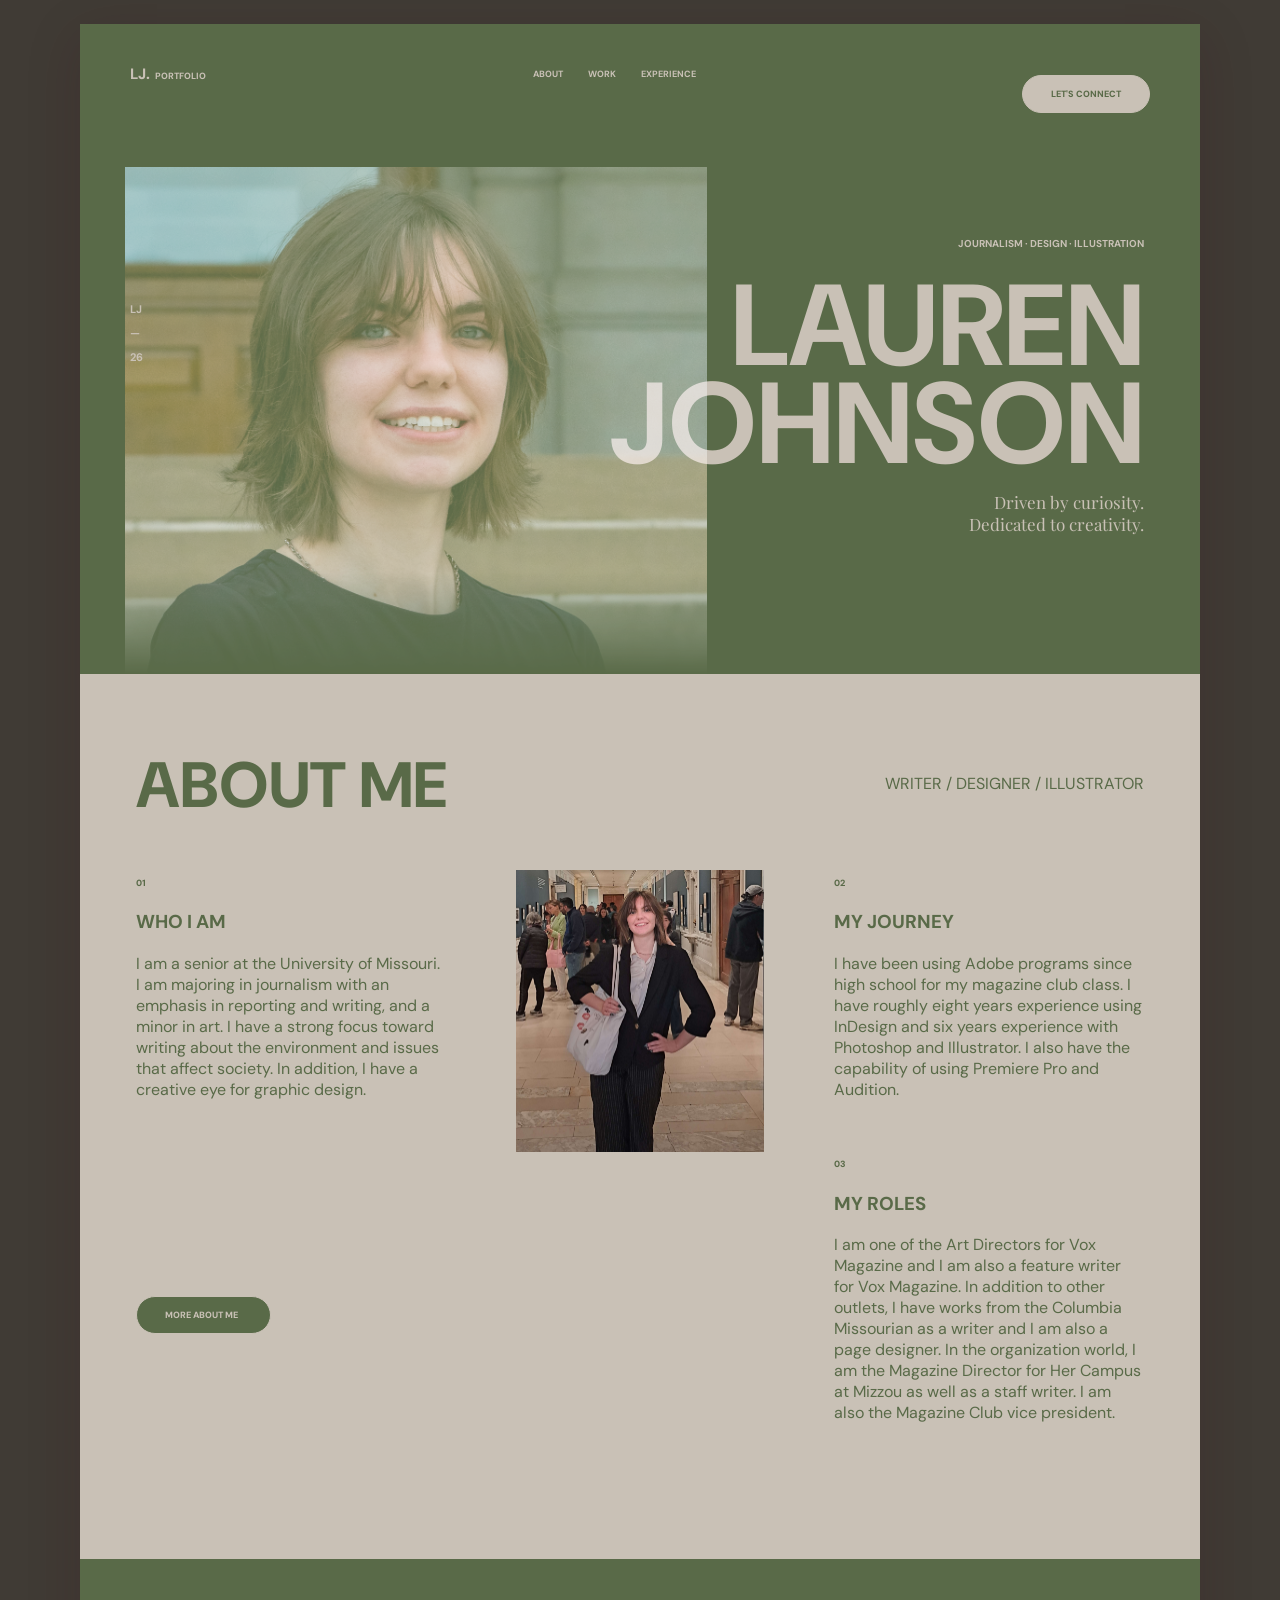
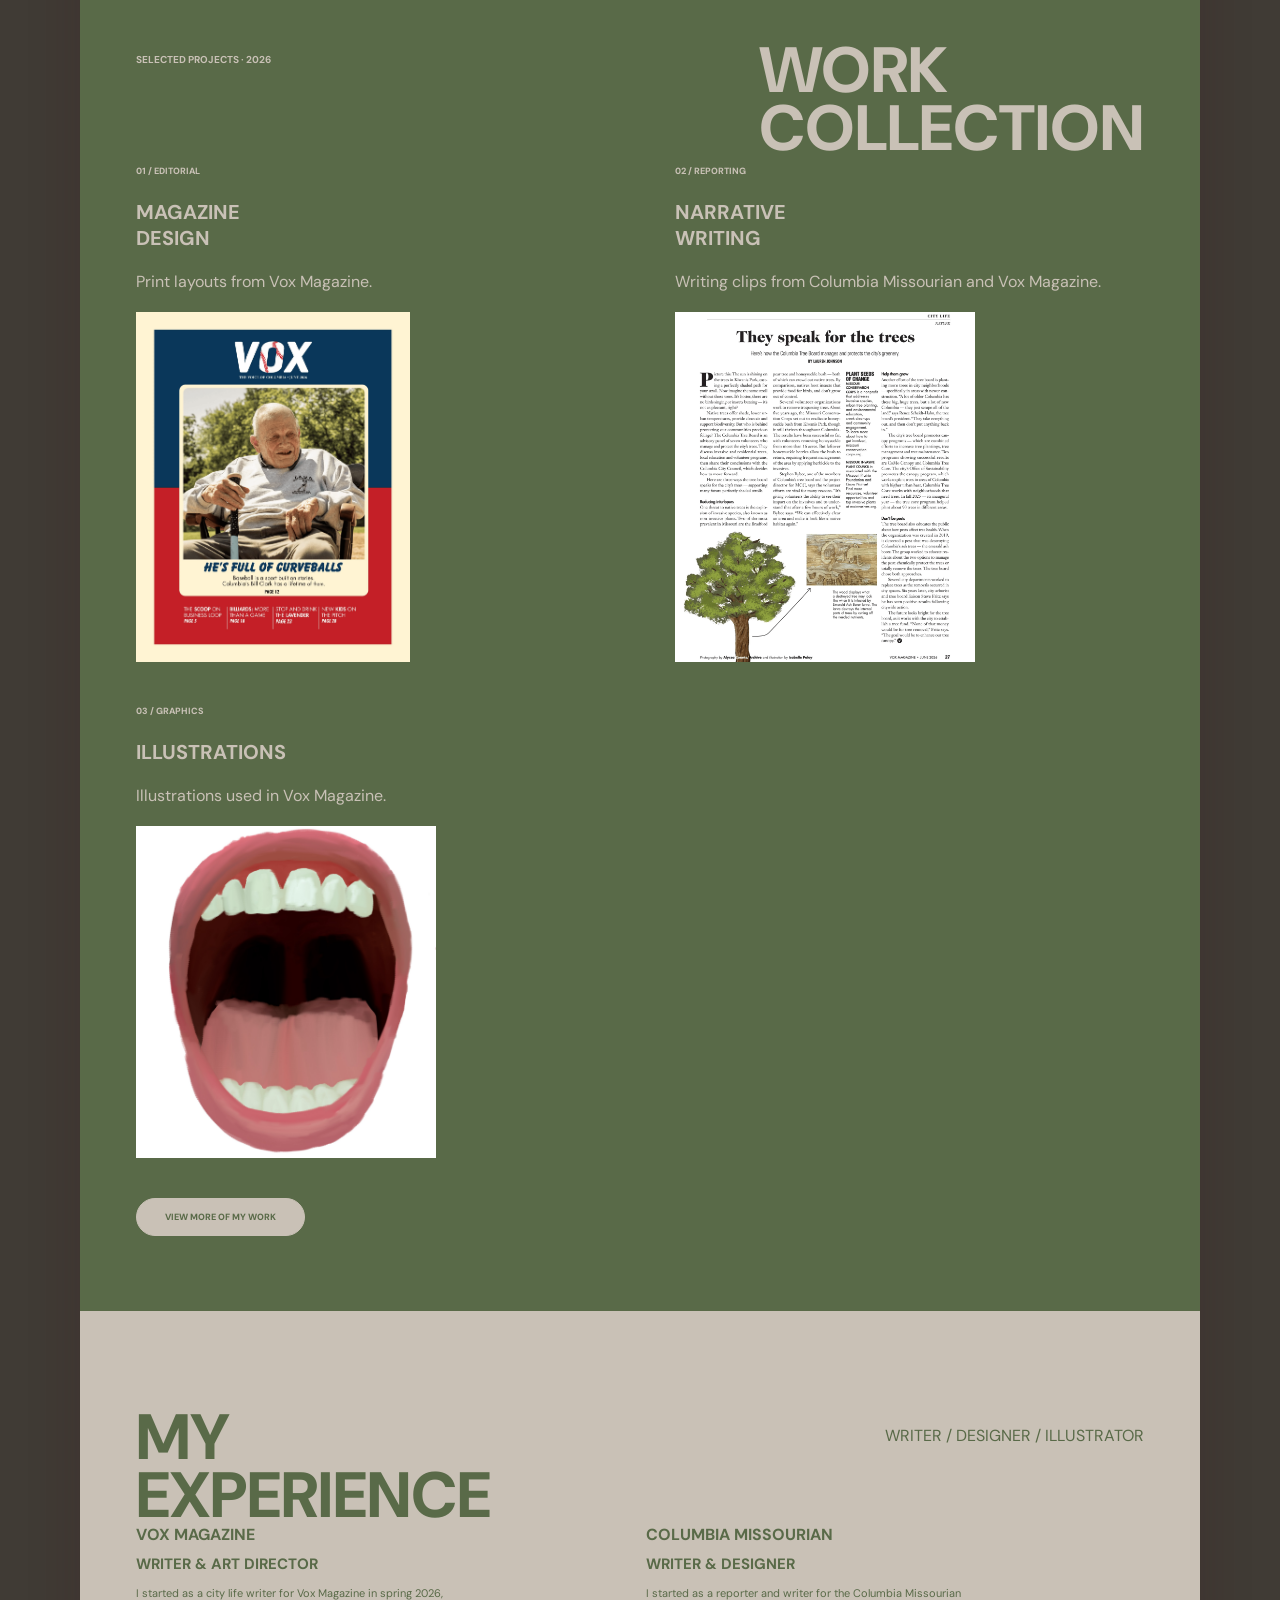
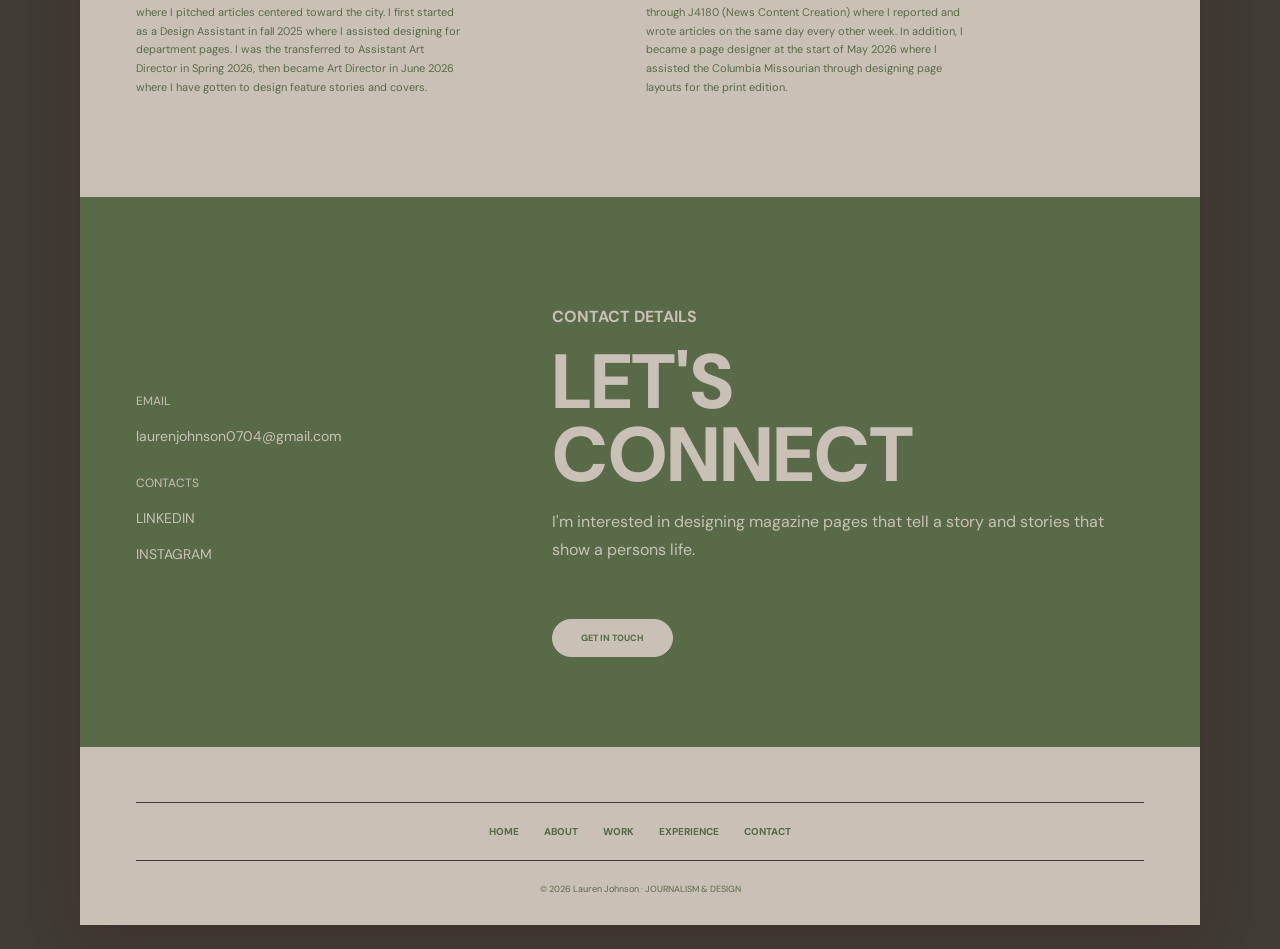
<file: index.html>
<!DOCTYPE html>

<html>
<head>
	<title>Lauren Johnson | Graphic Designer and Journalist</title>
	<meta charset="UTF-8">
	<meta name="viewport" content="width=device-width, initial-scale=1.0">
	<link rel="stylesheet" href="style.css">
	
	<meta name="description" content="Learn about Lauren Johnson, a graphic designer and journalist who studied at the Missouri School of Journalism. This portfolio includes her work clips and contact information.">
	<meta name="author" content="Lauren Johnson">
	<meta name="keywords" content="Lauren Johnson, portfolio, graphic designer, journalist, magazine designer">

<!-- Open Graph -->
<meta property="og:title" content="Lauren Johnson | Graphic Designer and Journalist">
<meta property="og:description" content="Learn about Lauren Johnson, a graphic designer and journalist who studied at the Missouri School of Journalism. This portfolio includes her work clips and contact information.">
<meta property="og:image" content="https://encrypted-tbn0.gstatic.com/images?q=tbn:ANd9GcSR_0vv3HeV0LRpGMeQRA7LGk57ReBn00BF4I0v_UGnFucvQGS9br6UzOJ_&amp;s=10">
<meta property="og:url" content="https://lrjvisuals.github.io">
<meta property="og:type" content="website">

<!-- Twitter Card -->
<meta name="twitter:card" content="summary_large_image">
<meta name="twitter:title" content="Lauren Johnson | Graphic Designer and Journalist">
<meta name="twitter:description" content="Learn about Lauren Johnson, a graphic designer and journalist who studied at the Missouri School of Journalism. This portfolio includes her work clips and contact information.">
<meta name="twitter:image" content="https://encrypted-tbn0.gstatic.com/images?q=tbn:ANd9GcSR_0vv3HeV0LRpGMeQRA7LGk57ReBn00BF4I0v_UGnFucvQGS9br6UzOJ_&amp;s=10">
<link href="https://fonts.googleapis.com/css2?family=DM+Sans:wght@400;500;600;700;800&family=Playfair+Display:wght@700;800&display=swap" rel="stylesheet">
</head>

<body>
	<main class="main-site">
		<section class="main-text" id="home">
			<nav class="navigation">
				<a class="logo">LJ.<span>PORTFOLIO</span></a>
				<div class="nav-links">
				<a href="#about">ABOUT</a><a href="#work">WORK</a><a href="#experience">EXPERIENCE</a></div>
				<a class="button round-button" href="#contact">LET'S CONNECT</a>
			</nav>
			<div class="main-copy">
				<p class="roles">JOURNALISM · DESIGN · ILLUSTRATION</p>
				<h1>LAUREN<br>JOHNSON</h1>
				<p class="main-note">Driven by curiosity.<br>Dedicated to creativity.</p></div>
				<img class="main-img"src="extra_headshotforblox2.jpg" alt="Portrait headshot">
				<div class="left-side">LJ<br>—<br>26</div>
		</section>

	<section class="about-me" id="about">
		<div class="section-heading">
			<h2>ABOUT ME</h2>
			<p class="roles-about">WRITER / DESIGNER / ILLUSTRATOR</p>	
		</div>
		<div class="about-grid">
			<div class="about-intro">
				<span class="tiny-label">01</span>
				<h3>WHO I AM</h3>
				<p>I am a senior at the University of Missouri. I am majoring in journalism with an emphasis in reporting and writing, and a minor in art. I have a strong focus toward writing about the environment and issues that affect society. In addition, I have a creative eye for graphic design.</p>
		</div>
		<img class="about-photo" src="img_2.jpg" alt="Standing in museum for portfolio">
		
		<div class="about-journey">
			<span class="tiny-label">02</span>
			<h3>MY JOURNEY</h3>
			<p>I have been using Adobe programs since high school for my magazine club class. I have roughly eight years experience using InDesign and six years experience with Photoshop and Illustrator. I also have the capability of using Premiere Pro and Audition.</p></div>

		<div class="about-roles">
			<span class="tiny-label">03</span>
			<h3>MY ROLES</h3>
			<p>I am one of the Art Directors for Vox Magazine and I am also a feature writer for Vox Magazine. In addition to other outlets, I have works from the Columbia Missourian as a writer and I am also a page designer. In the organization world, I am the Magazine Director for Her Campus at Mizzou as well as a staff writer. I am also the Magazine Club vice president.</p></div>
			<a class="dark-button" href="#contact">MORE ABOUT ME</a>
		</div>
	</section>

<section class="work-section" id="work">
	<div class="extra section-heading">
		<p class="roles">SELECTED PROJECTS · 2026</p>
		<h2>WORK<br>COLLECTION</h2>
	</div>
	<div class="work-grid">
		<article class="project project-a">
		<div><span class="tiny-label">01 / EDITORIAL</span>
		<h3>MAGAZINE<br>DESIGN</h3><p>Print layouts from Vox Magazine.</p>
		<a href="editorial.html">
			<img src="page1.png" alt="Vox Magazine cover for June 2026.">
		</a>
		</div></article>


		<article class="project project-b"> 
		<div><span class="tiny-label">02 / REPORTING</span>
		<h3>NARRATIVE<br>WRITING</h3><p>Writing clips from Columbia Missourian and Vox Magazine.</p>
		<a href="reporting.html">
			<img src="page27.png" alt="Story from Vox Magazine on They speak for the trees">
		</a>
		</div></article>


		<article class="project project-c">
		<div><span class="tiny-label">03 / GRAPHICS</span>
		<h3>ILLUSTRATIONS</h3><p>Illustrations used in Vox Magazine.</p>
		<a href="graphic.html">
			<img src="mouth_illo.jpg" alt="Illustration of a mouth">
		</a>
		</div></article>
	</div>

	<a class= "button round-button" href="https://www.voxmagazine.com/users/profile/lauren%20johnson/">VIEW MORE OF MY WORK</a>
</section>

<section class="experience-section" id="experience">
	<div class="section-heading"><h2>MY<br>EXPERIENCE</h2><p class="roles-about">WRITER / DESIGNER / ILLUSTRATOR</p></div>
	<div class="timeline">
	<article><strong>VOX MAGAZINE</strong><h3>WRITER & ART DIRECTOR</h3><p>I started as a city life writer for Vox Magazine in spring 2026, where I pitched articles centered toward the city. I first started as a Design Assistant in fall 2025 where I assisted designing for department pages. I was the transferred to Assistant Art Director in Spring 2026, then became Art Director in June 2026 where I have gotten to design feature stories and covers.</p></article>
	<article><strong>COLUMBIA MISSOURIAN</strong><h3>WRITER & DESIGNER</h3><p>I started as a reporter and writer for the Columbia Missourian through J4180 (News Content Creation) where I reported and wrote articles on the same day every other week. In addition, I became a page designer at the start of May 2026 where I assisted the Columbia Missourian through designing page layouts for the print edition.</p></article>
</div>
</section>

<!--for left side-->
<section class="contact-section" id=contact>
	<div class="contact-details">
		<span>EMAIL</span>
		<a href="mailto:laurenjohnson0704@gmail.com">laurenjohnson0704@gmail.com</a>
		<span>CONTACTS</span>
		<a href="https://www.linkedin.com/in/lauren-johnson-5b8631326/" target="_blank" rel="noopener">LINKEDIN</a>
		<a href="https://www.instagram.com/lrj_archive/" target="_blank" rel="noopener">INSTAGRAM</a>
	</div>
<!--for right side-->
<div class="contact-main">
	<p class="roles">CONTACT DETAILS</p>
	<h2>LET'S<br>CONNECT</h2>
	<p>I'm interested in designing magazine pages that tell a story and stories that show a persons life.</p>
	<a class="button round-button" href="mailto:laurenjohnson0704@gmail.com">GET IN TOUCH</a>
</div>
</section>

	<footer class="footer">
  <div class="footer-content"><a href="#home">HOME</a><a href="#about">ABOUT</a><a href="#work">WORK</a><a href="#experience">EXPERIENCE</a><a href="#contact">CONTACT</a></div>
    <p>&copy; 2026 Lauren Johnson · JOURNALISM & DESIGN</p>
	</footer>
	</main>
</body>
</html>
</file>
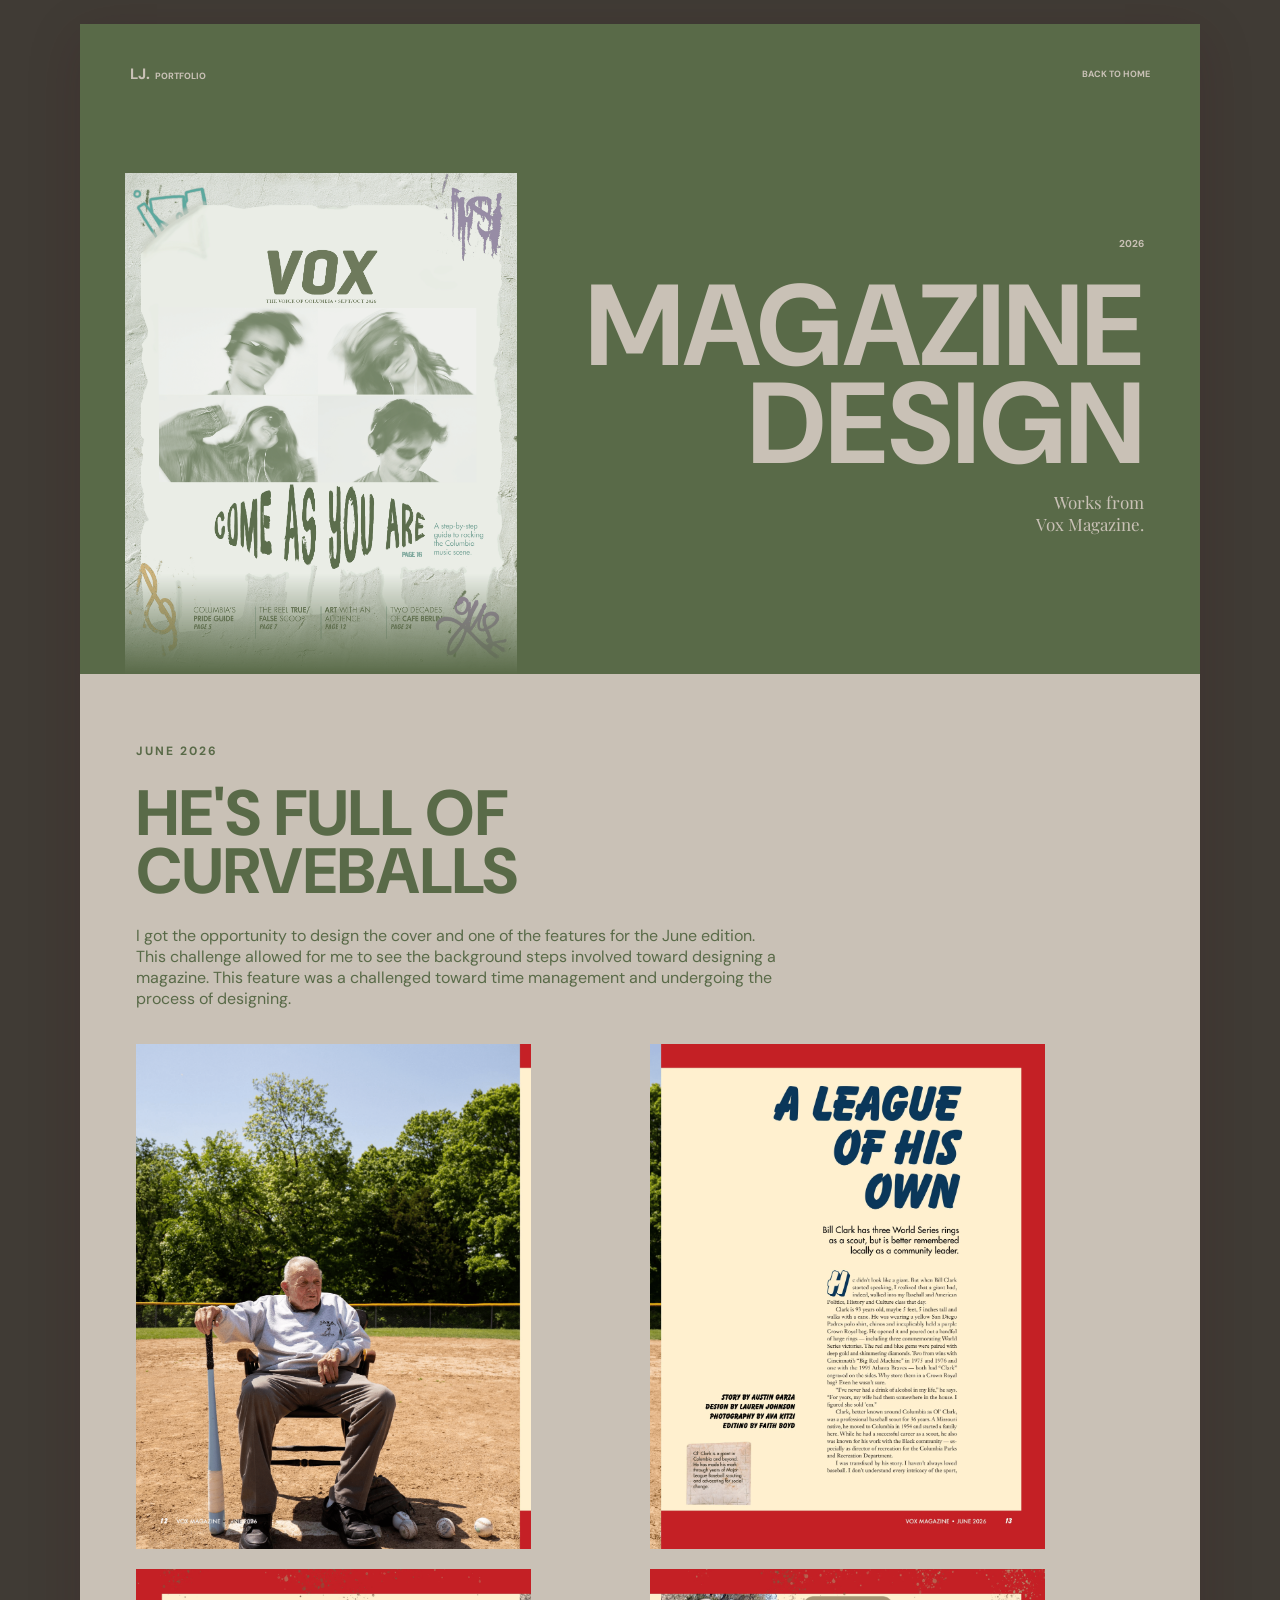
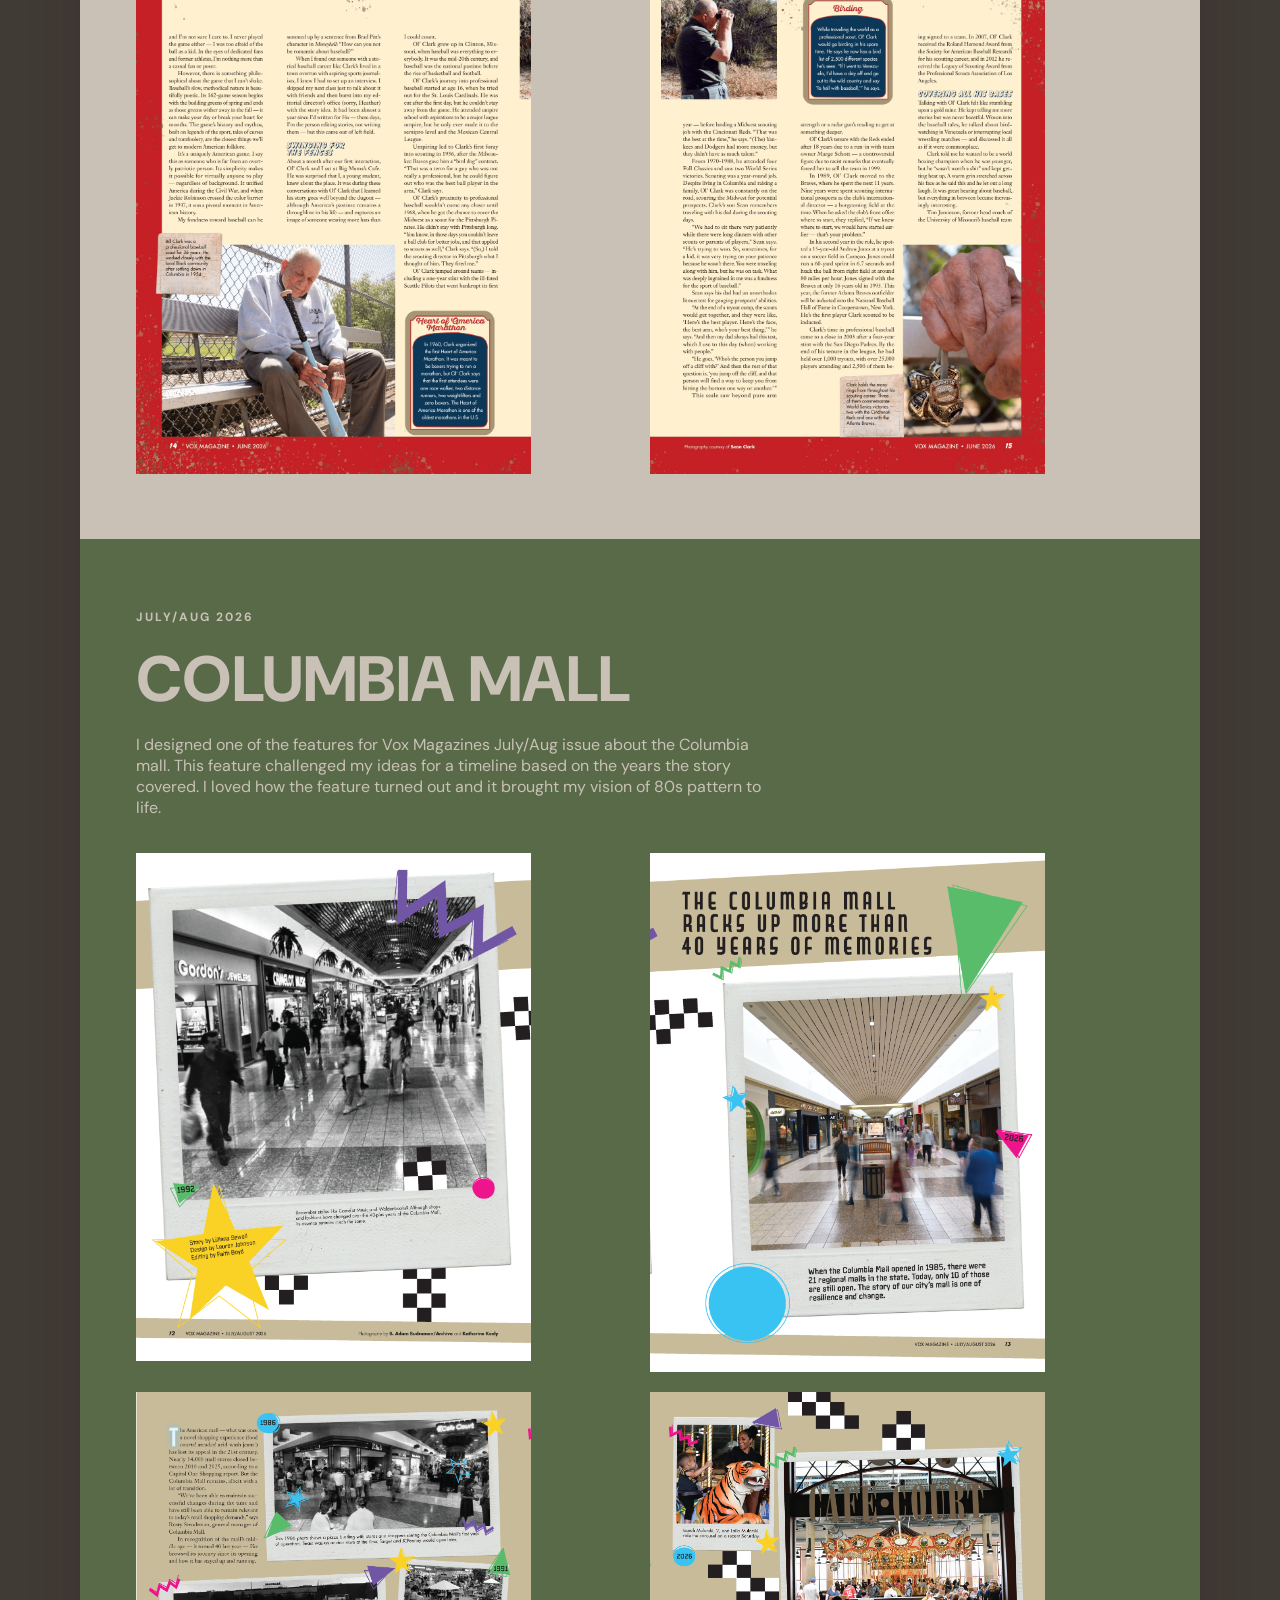
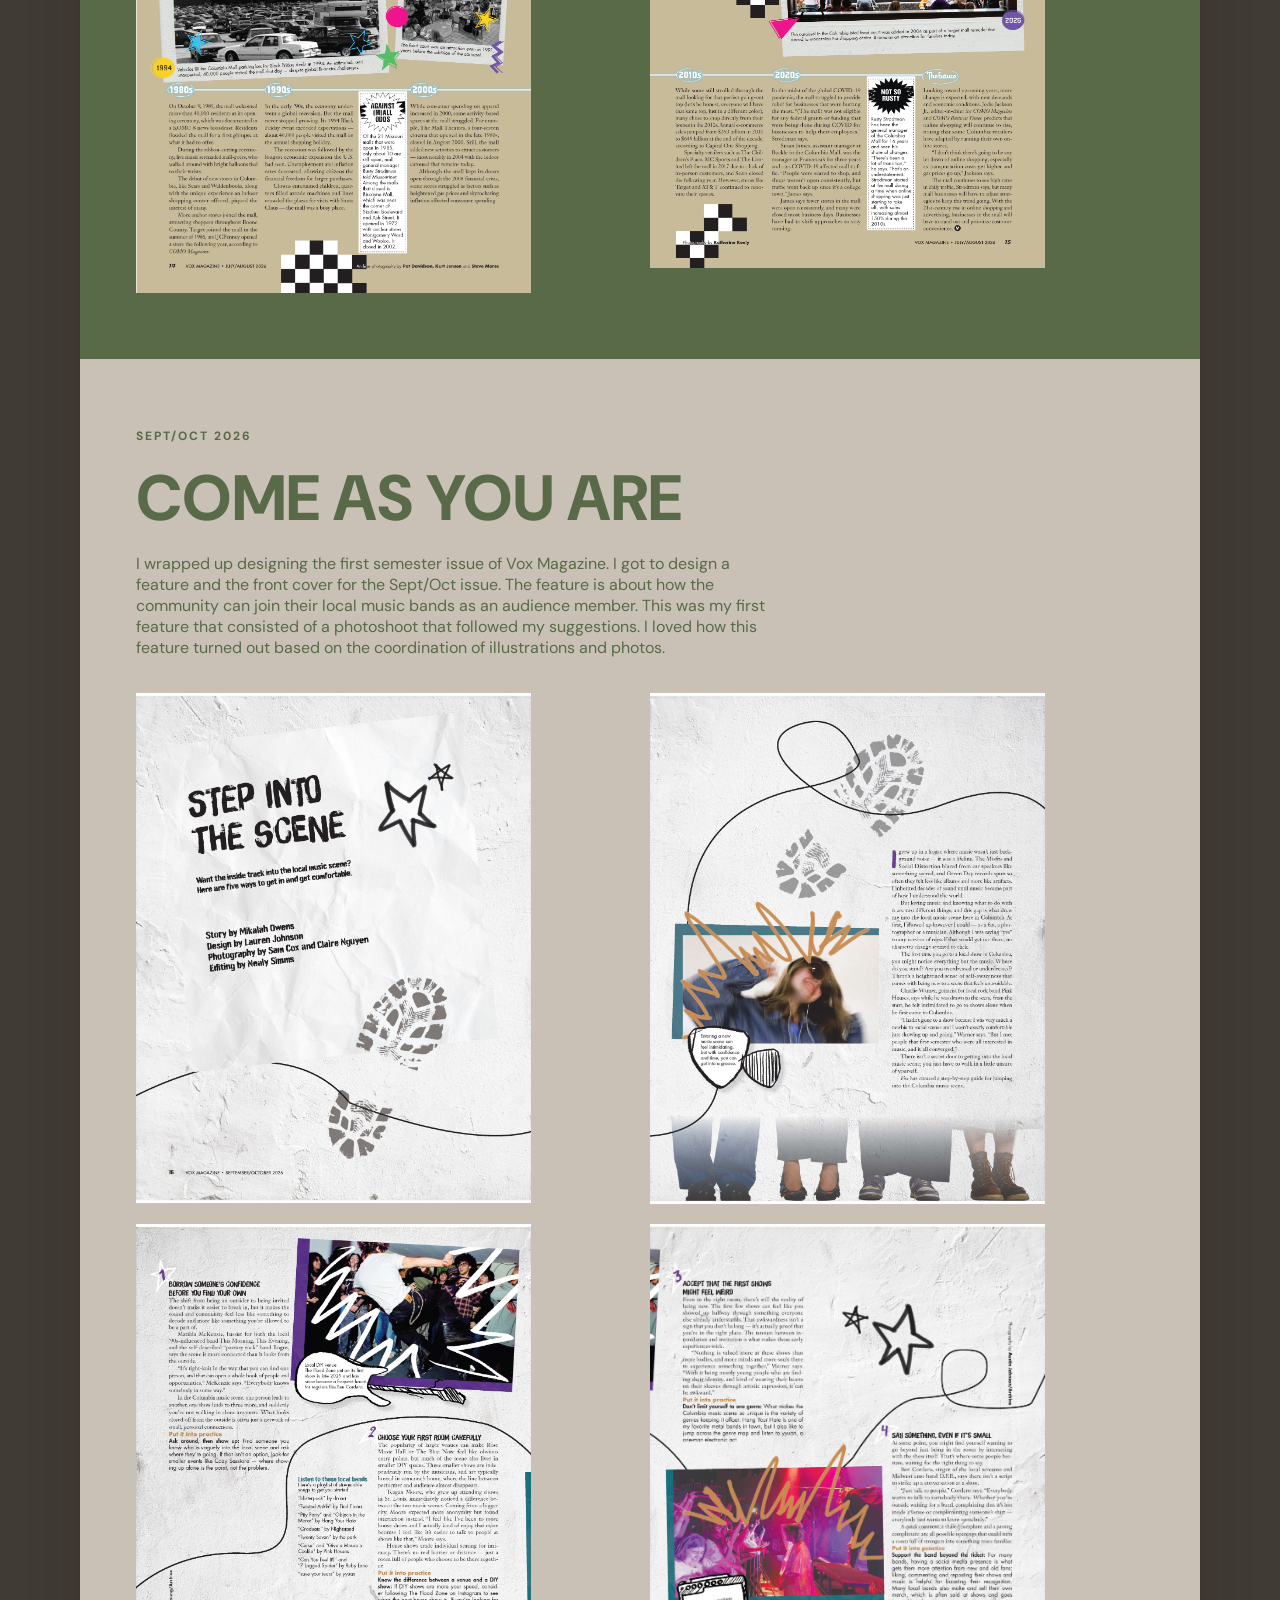
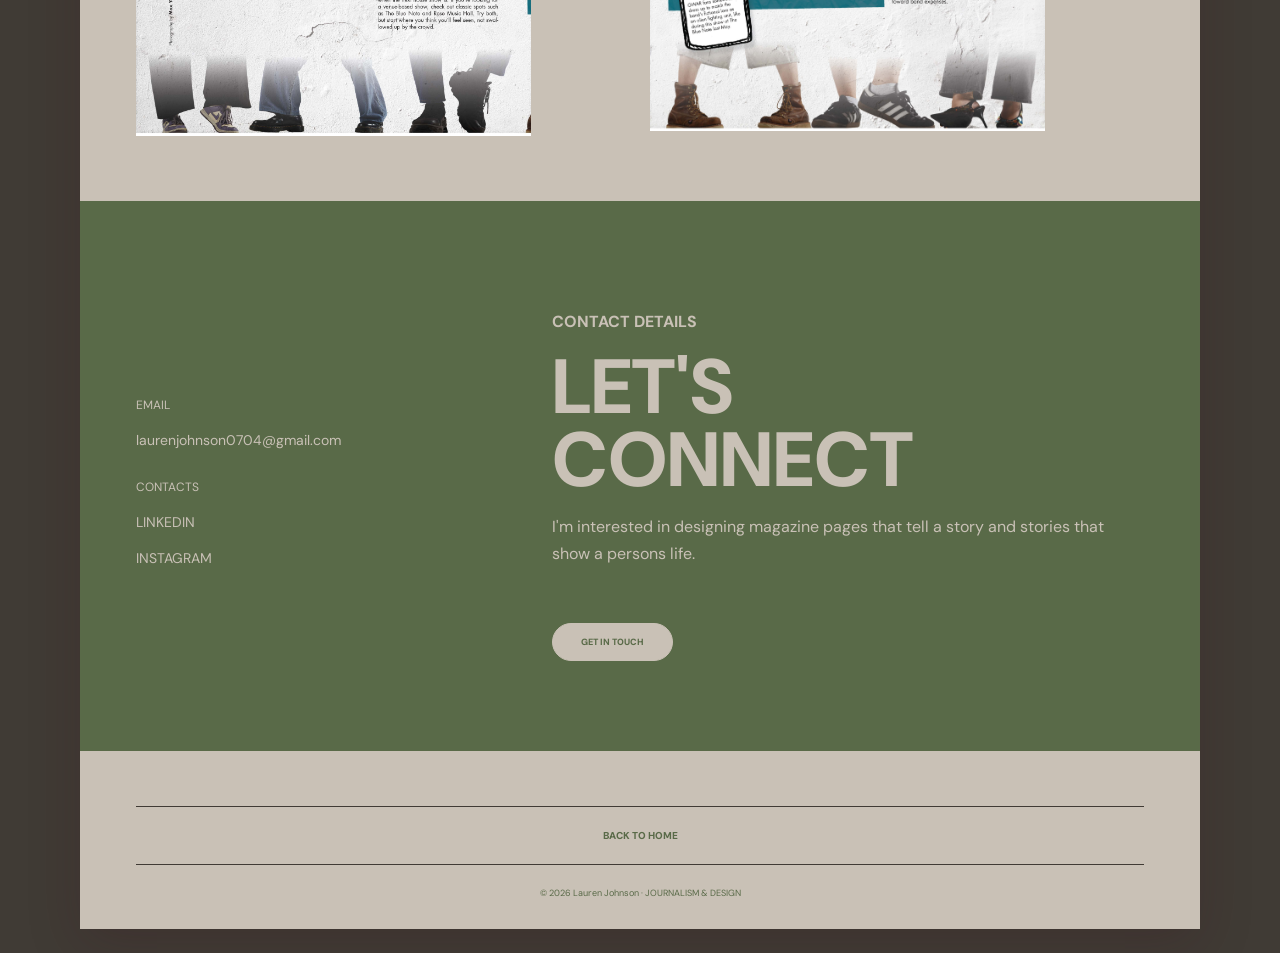
<file: editorial.html>
<!DOCTYPE html>

<html>
<head>
	<title>Lauren Johnson | Graphic Designer and Journalist</title>
	<meta charset="UTF-8">
	<meta name="viewport" content="width=device-width, initial-scale=1.0">
	<link rel="stylesheet" href="style.css">
	
	<meta name="description" content="Learn about Lauren Johnson, a graphic designer and journalist who studied at the Missouri School of Journalism. This portfolio includes her work clips and contact information.">
	<meta name="author" content="Lauren Johnson">
	<meta name="keywords" content="Lauren Johnson, portfolio, graphic designer, journalist, magazine designer">

<!-- Open Graph -->
<meta property="og:title" content="Lauren Johnson | Graphic Designer and Journalist">
<meta property="og:description" content="Learn about Lauren Johnson, a graphic designer and journalist who studied at the Missouri School of Journalism. This portfolio includes her work clips and contact information.">
<meta property="og:image" content="https://encrypted-tbn0.gstatic.com/images?q=tbn:ANd9GcSR_0vv3HeV0LRpGMeQRA7LGk57ReBn00BF4I0v_UGnFucvQGS9br6UzOJ_&amp;s=10">
<meta property="og:url" content="https://lrjvisuals.github.io">
<meta property="og:type" content="website">

<!-- Twitter Card -->
<meta name="twitter:card" content="summary_large_image">
<meta name="twitter:title" content="Lauren Johnson | Graphic Designer and Journalist">
<meta name="twitter:description" content="Learn about Lauren Johnson, a graphic designer and journalist who studied at the Missouri School of Journalism. This portfolio includes her work clips and contact information.">
<meta name="twitter:image" content="https://encrypted-tbn0.gstatic.com/images?q=tbn:ANd9GcSR_0vv3HeV0LRpGMeQRA7LGk57ReBn00BF4I0v_UGnFucvQGS9br6UzOJ_&amp;s=10">
<link href="https://fonts.googleapis.com/css2?family=DM+Sans:wght@400;500;600;700;800&family=Playfair+Display:wght@700;800&display=swap" rel="stylesheet">
</head>


<body>
	<main class="main-site">
		<section class="main-text">
			<nav class="navigation">
				<a class="logo">LJ.<span>PORTFOLIO</span></a>
				<div class="nav-links">
				<a href="index.html">BACK TO HOME</a></div>
			</nav>
			<div class="main-copy">
				<p class="roles">2026</p>
				<h1>MAGAZINE<br>DESIGN</h1>
				<p class="main-note">Works from<br>Vox Magazine.</p></div>
				<img class="cover-img"src="musiccover.png" alt="The Sept/Oct 2026 magazine issue for Vox Magazine on Come as You Are.">
		</section>

<!--FIRST PROJECT-->
<section class="work-project">
	<div class="project-info">
		<span class="project-date">JUNE 2026</span>
		<h2>HE'S FULL OF CURVEBALLS</h2>
		<p>
			I got the opportunity to design the cover and one of the features for the June edition. This challenge allowed for me to see the background steps involved toward designing a magazine. This feature was a challenged toward time management and undergoing the process of designing.
		</p>
	</div>

<div class="project-gallery">
	<img src="page12baseball.png" alt="Ol' Clark sits on a chair on second base with a baseball bat and baseballs beside him.">
	<img src="page13baseball.png" alt="Opener for the Ol' Clark magazine design with a title of a League of His Own.">
	<img src="page14baseball.png" alt="Third page of the magazine, with Ol' Clark on a bench with his baseball bat beside him.">
	<img src="page15baseball.png" alt="Fourth page of the magazine, where Ol' Clark displays his previous rings.">
</div>
</section>

<!--SECONDPROJECT-->
<section class="green-work-project">
	<div class="green-project-info">
		<span class="project-date">JULY/AUG 2026</span>
		<h2>COLUMBIA MALL</h2>
		<p>
			I designed one of the features for Vox Magazines July/Aug issue about the Columbia mall. This feature challenged my ideas for a timeline based on the years the story covered. I loved how the feature turned out and it brought my vision of 80s pattern to life.
		</p>
	</div>

<div class="project-gallery">
	<img src="page12mall.png" alt="Opener photo for the Columbia Mall magazine page from 1992.">
	<img src="page13mall.png" alt="Comparing to the Columbia Mall of today.">
	<img src="page14mall.png" alt="Timeline of the Columbia Mall from 1980s to 2000s.">
	<img src="page15mall.png" alt="Timeline continuing of the Columbia Mall from 2010s to present.">
</div>
</section>

<!---THIRD PROJECT-->
<section class="work-project">
	<div class="project-info">
		<span class="project-date">SEPT/OCT 2026</span>
		<h2>COME AS YOU ARE</h2>
		<p>
			I wrapped up designing the first semester issue of Vox Magazine. I got to design a feature and the front cover for the Sept/Oct issue. The feature is about how the community can join their local music bands as an audience member. This was my first feature that consisted of a photoshoot that followed my suggestions. I loved how this feature turned out based on the coordination of illustrations and photos.
		</p>
	</div>

<div class="project-gallery">
	<img src="page1music.jpg" alt="Opener page of Step Into the Scene on a poster with a footprint.">
	<img src="page2music.jpg" alt="Second opening page featuring a model jamming out.">
	<img src="page3music.jpg" alt="Third page of the magazine with steps of choosing your local music guide, with a man jumping into the crowd.">
	<img src="page4music.jpg" alt="Fourth page of the magazine at a concert with people in raincoats.">
</div>
</section>


<!--for left side-->
<section class="contact-section" id=contact>
	<div class="contact-details">
		<span>EMAIL</span>
		<a href="mailto:laurenjohnson0704@gmail.com">laurenjohnson0704@gmail.com</a>
		<span>CONTACTS</span>
		<a href="https://www.linkedin.com/in/lauren-johnson-5b8631326/" target="_blank" rel="noopener">LINKEDIN</a>
		<a href="https://www.instagram.com/lrj_archive/" target="_blank" rel="noopener">INSTAGRAM</a>
	</div>
<!--for right side-->
<div class="contact-main">
	<p class="roles">CONTACT DETAILS</p>
	<h2>LET'S<br>CONNECT</h2>
	<p>I'm interested in designing magazine pages that tell a story and stories that show a persons life.</p>
	<a class="button round-button" href="mailto:laurenjohnson0704@gmail.com">GET IN TOUCH</a>
</div>
</section>

	<footer class="footer">
  <div class="footer-content"><a href="index.html">BACK TO HOME</a></div>
    <p>&copy; 2026 Lauren Johnson · JOURNALISM & DESIGN</p>
	</footer>
	</main>
</body>
</html>
</file>
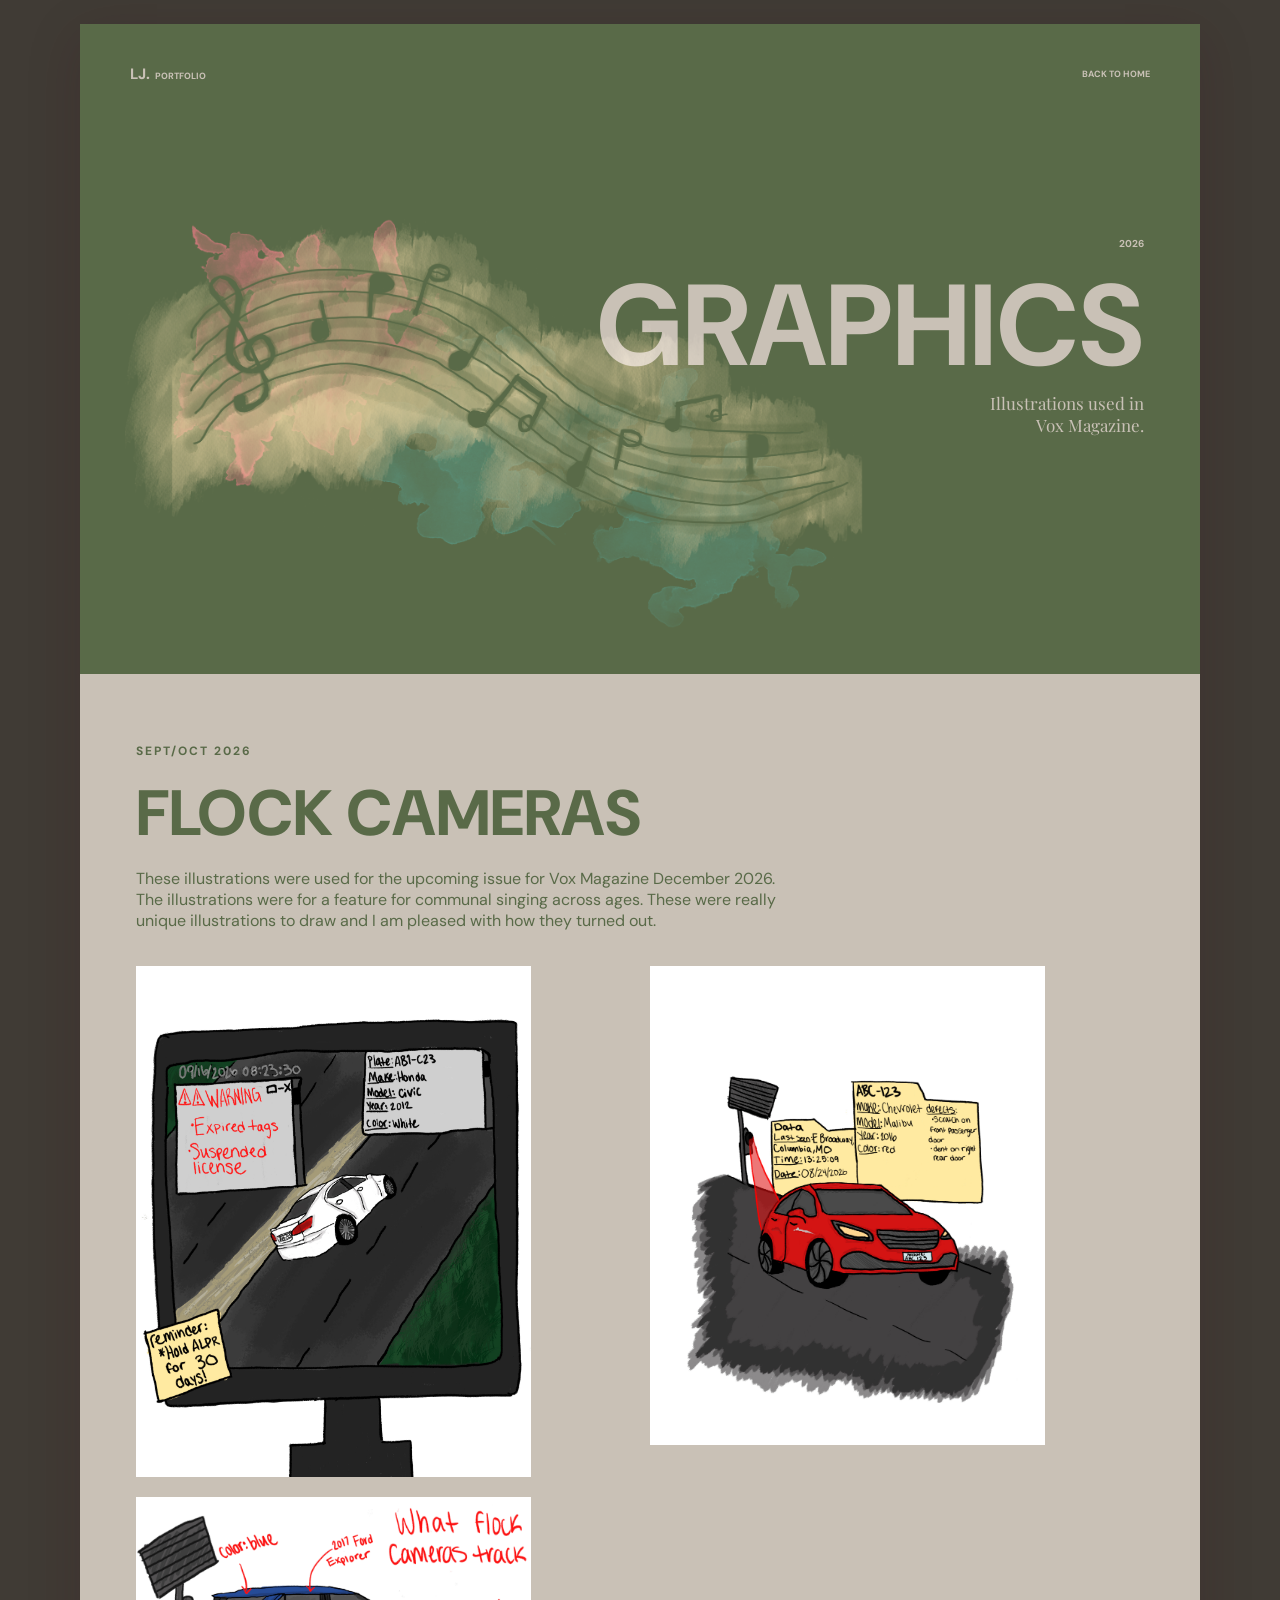
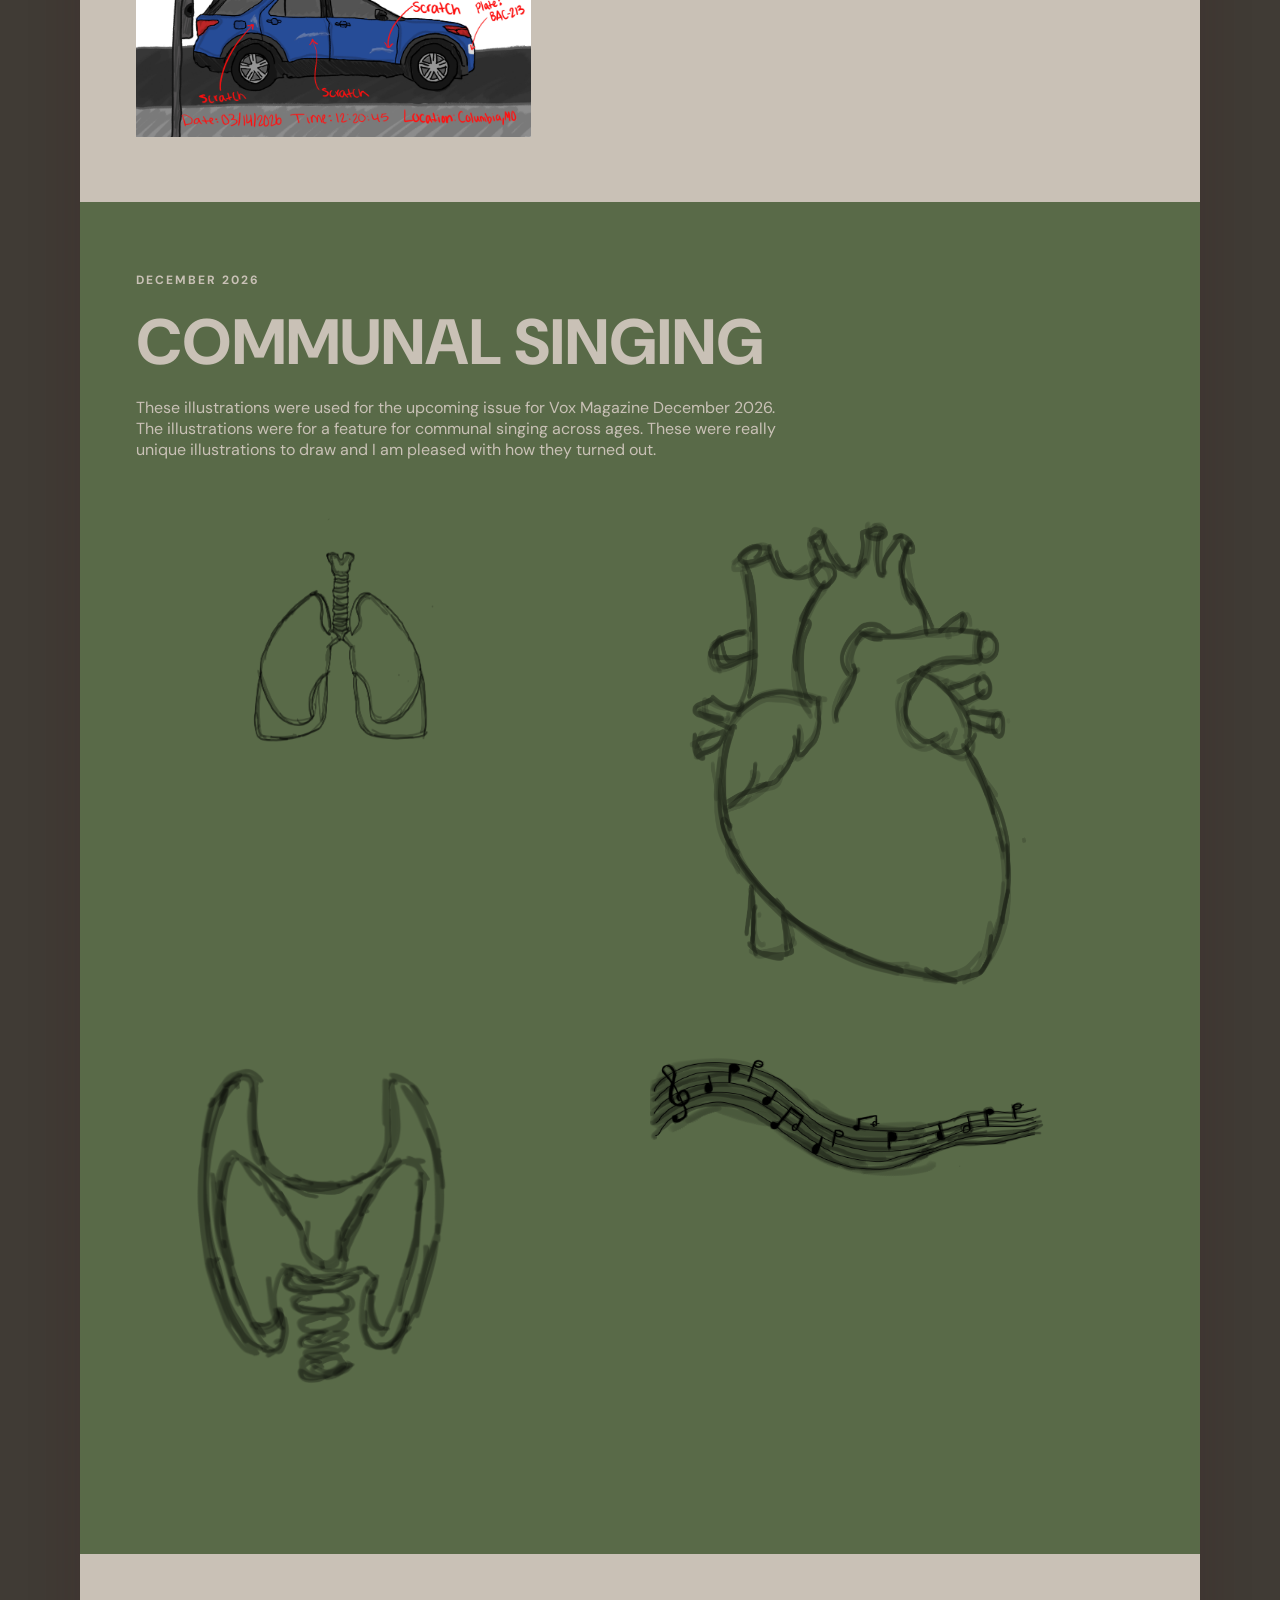
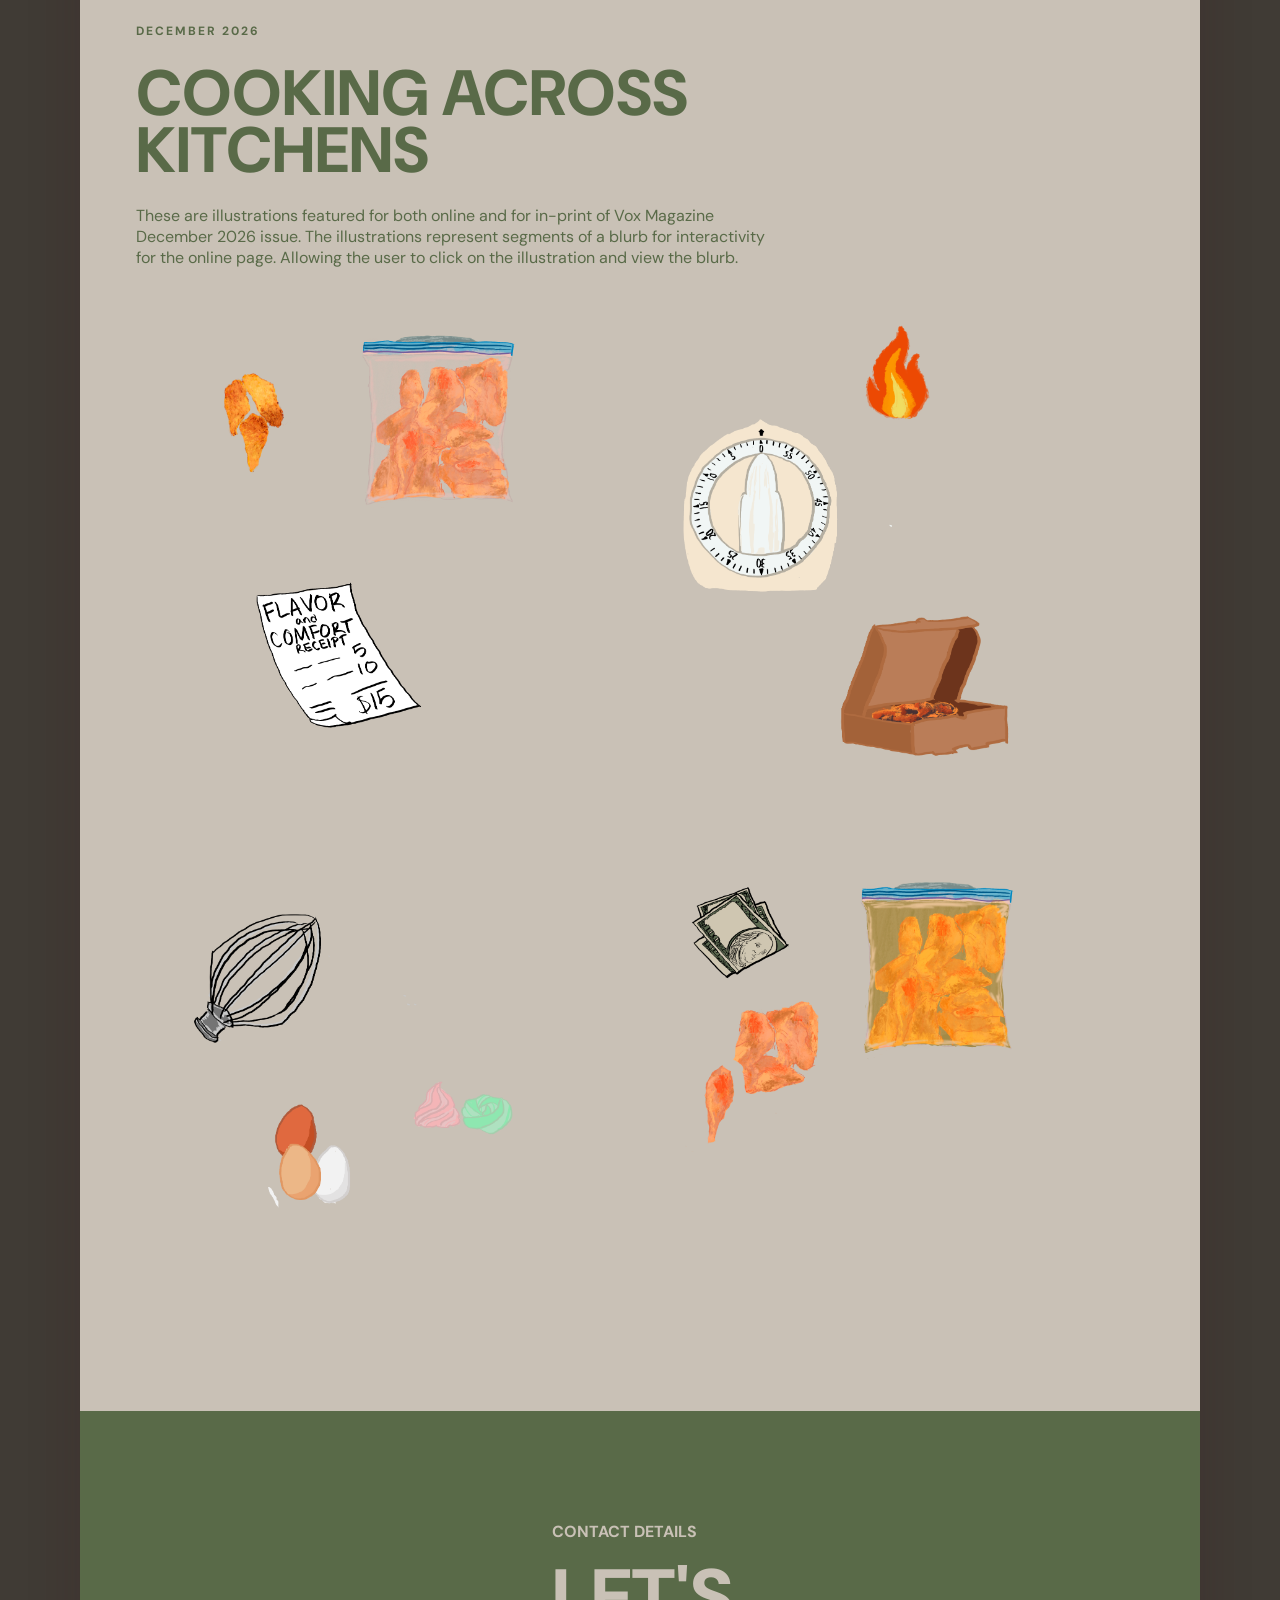
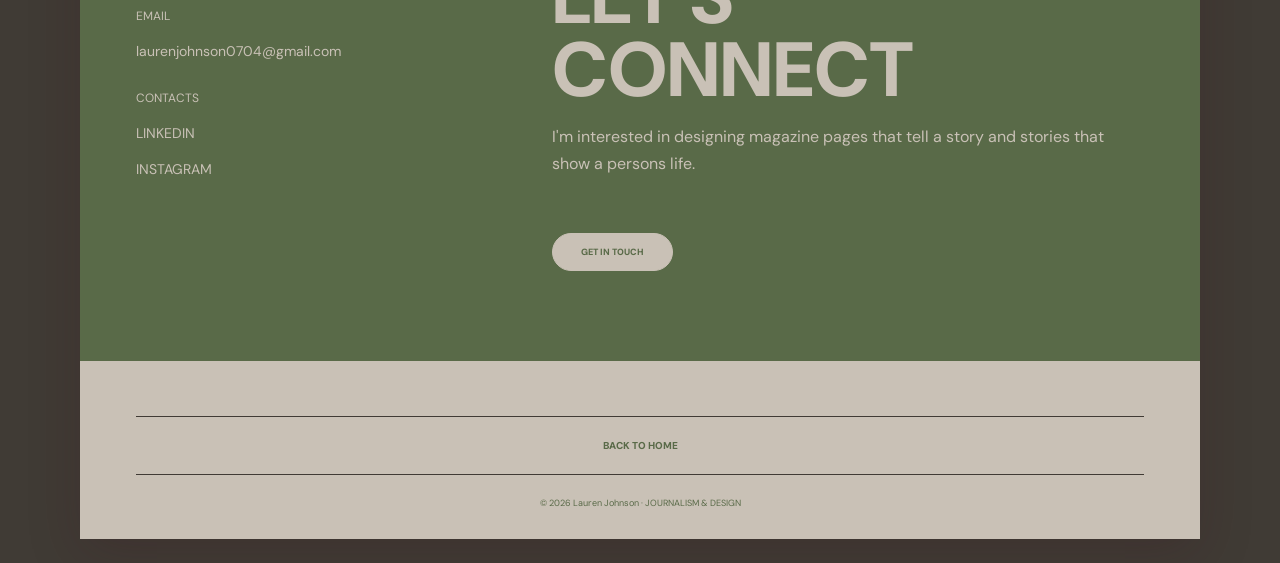
<file: graphic.html>
<!DOCTYPE html>

<html>
<head>
	<title>Lauren Johnson | Graphic Designer and Journalist</title>
	<meta charset="UTF-8">
	<meta name="viewport" content="width=device-width, initial-scale=1.0">
	<link rel="stylesheet" href="style.css">
	
	<meta name="description" content="Learn about Lauren Johnson, a graphic designer and journalist who studied at the Missouri School of Journalism. This portfolio includes her work clips and contact information.">
	<meta name="author" content="Lauren Johnson">
	<meta name="keywords" content="Lauren Johnson, portfolio, graphic designer, journalist, magazine designer">

<!-- Open Graph -->
<meta property="og:title" content="Lauren Johnson | Graphic Designer and Journalist">
<meta property="og:description" content="Learn about Lauren Johnson, a graphic designer and journalist who studied at the Missouri School of Journalism. This portfolio includes her work clips and contact information.">
<meta property="og:image" content="https://encrypted-tbn0.gstatic.com/images?q=tbn:ANd9GcSR_0vv3HeV0LRpGMeQRA7LGk57ReBn00BF4I0v_UGnFucvQGS9br6UzOJ_&amp;s=10">
<meta property="og:url" content="https://lrjvisuals.github.io">
<meta property="og:type" content="website">

<!-- Twitter Card -->
<meta name="twitter:card" content="summary_large_image">
<meta name="twitter:title" content="Lauren Johnson | Graphic Designer and Journalist">
<meta name="twitter:description" content="Learn about Lauren Johnson, a graphic designer and journalist who studied at the Missouri School of Journalism. This portfolio includes her work clips and contact information.">
<meta name="twitter:image" content="https://encrypted-tbn0.gstatic.com/images?q=tbn:ANd9GcSR_0vv3HeV0LRpGMeQRA7LGk57ReBn00BF4I0v_UGnFucvQGS9br6UzOJ_&amp;s=10">
<link href="https://fonts.googleapis.com/css2?family=DM+Sans:wght@400;500;600;700;800&family=Playfair+Display:wght@700;800&display=swap" rel="stylesheet">
</head>


<body>
	<main class="main-site">
		<section class="main-text">
			<nav class="navigation">
				<a class="logo">LJ.<span>PORTFOLIO</span></a>
				<div class="nav-links">
				<a href="index.html">BACK TO HOME</a></div>
			</nav>
			<div class="main-copy">
				<p class="roles">2026</p>
				<h1>GRAPHICS</h1>
				<p class="main-note">Illustrations used in<br>Vox Magazine.</p></div>
				<img class="second-img"src="musicnotes_watercolor.png" alt="Illustration of watercolors consisting of music notes on a bar.">
		</section>

<!--FIRST PROJECT-->
<section class="work-project">
	<div class="project-info">
		<span class="project-date">SEPT/OCT 2026</span>
		<h2>FLOCK CAMERAS</h2>
		<p>
			These illustrations were used for the upcoming issue for Vox Magazine December 2026. The illustrations were for a feature for communal singing across ages. These were really unique illustrations to draw and I am pleased with how they turned out.
		</p>
	</div>

<div class="project-gallery">
	<img src="flock-voxillos1.jpg" alt="A computer style illustration feautring a 2012 white Honda Civic with pop-ups of descriptions of the vehicle, with a sticky note of ALPR to be hold for 30 days.">
	<img src="flockcamera_illos2.jpg" alt="A 2016 red Chevrolet Malibu drives past a flock camera with pop-up of folders describing the vehicle.">
	<img src="flock camera illos_3.jpg" alt="A blue 2017 Ford Explorer drives in front of a flock camera with arrows pointing out defects and details of the vehicle.">
</div>
</section>

<!--SECONDPROJECT-->
<section class="green-work-project">
	<div class="green-project-info">
		<span class="project-date">DECEMBER 2026</span>
		<h2>COMMUNAL SINGING</h2>
		<p>
			These illustrations were used for the upcoming issue for Vox Magazine December 2026. The illustrations were for a feature for communal singing across ages. These were really unique illustrations to draw and I am pleased with how they turned out.
		</p>
	</div>

<div class="project-gallery">
	<img src="lungsplain.png" alt="A sketched illustration of lungs, that are transparent.">
	<img src="heartplain.png" alt="A sketched illustration of a heart, that is transparent.">
	<img src="tyroidplain.png" alt="A sketched illustration of tyroids, that are transparent.">
	<img src="musicnoteplain.png" alt="A music bar with different style notes on a swerving line.">
</div>
</section>

<!---THIRD PROJECT-->
<section class="work-project">
	<div class="project-info">
		<span class="project-date">DECEMBER 2026</span>
		<h2>COOKING ACROSS KITCHENS</h2>
		<p>
			These are illustrations featured for both online and for in-print of Vox Magazine December 2026 issue. The illustrations represent segments of a blurb for interactivity for the online page. Allowing the user to click on the illustration and view the blurb.
		</p>
	</div>

<div class="project-gallery">
	<img src="illostohocohouse.png" alt="Illustrations of a receipt, a bag of raw chicken and a cooked wing.">
	<img src="illo_mjs.png" alt="Illustrations of a timer, a flame and a catering box of food.">
	<img src="illos_for sugarbutter.png" alt="Illustrations of a whisk, three different colored eggs and two different frosting colors.">
	<img src="illo_bruja.png" alt="Illustrations of money bills, a bag of marinated wings and pieces of raw chicken.">
</div>
</section>




<!--for left side-->
<section class="contact-section" id=contact>
	<div class="contact-details">
		<span>EMAIL</span>
		<a href="mailto:laurenjohnson0704@gmail.com">laurenjohnson0704@gmail.com</a>
		<span>CONTACTS</span>
		<a href="https://www.linkedin.com/in/lauren-johnson-5b8631326/" target="_blank" rel="noopener">LINKEDIN</a>
		<a href="https://www.instagram.com/lrj_archive/" target="_blank" rel="noopener">INSTAGRAM</a>
	</div>
<!--for right side-->
<div class="contact-main">
	<p class="roles">CONTACT DETAILS</p>
	<h2>LET'S<br>CONNECT</h2>
	<p>I'm interested in designing magazine pages that tell a story and stories that show a persons life.</p>
	<a class="button round-button" href="mailto:laurenjohnson0704@gmail.com">GET IN TOUCH</a>
</div>
</div>
</section>

	<footer class="footer">
  <div class="footer-content"><a href="index.html">BACK TO HOME</a></div>
    <p>&copy; 2026 Lauren Johnson · JOURNALISM & DESIGN</p>
	</footer>
	</main>
</body>
</html>
</file>
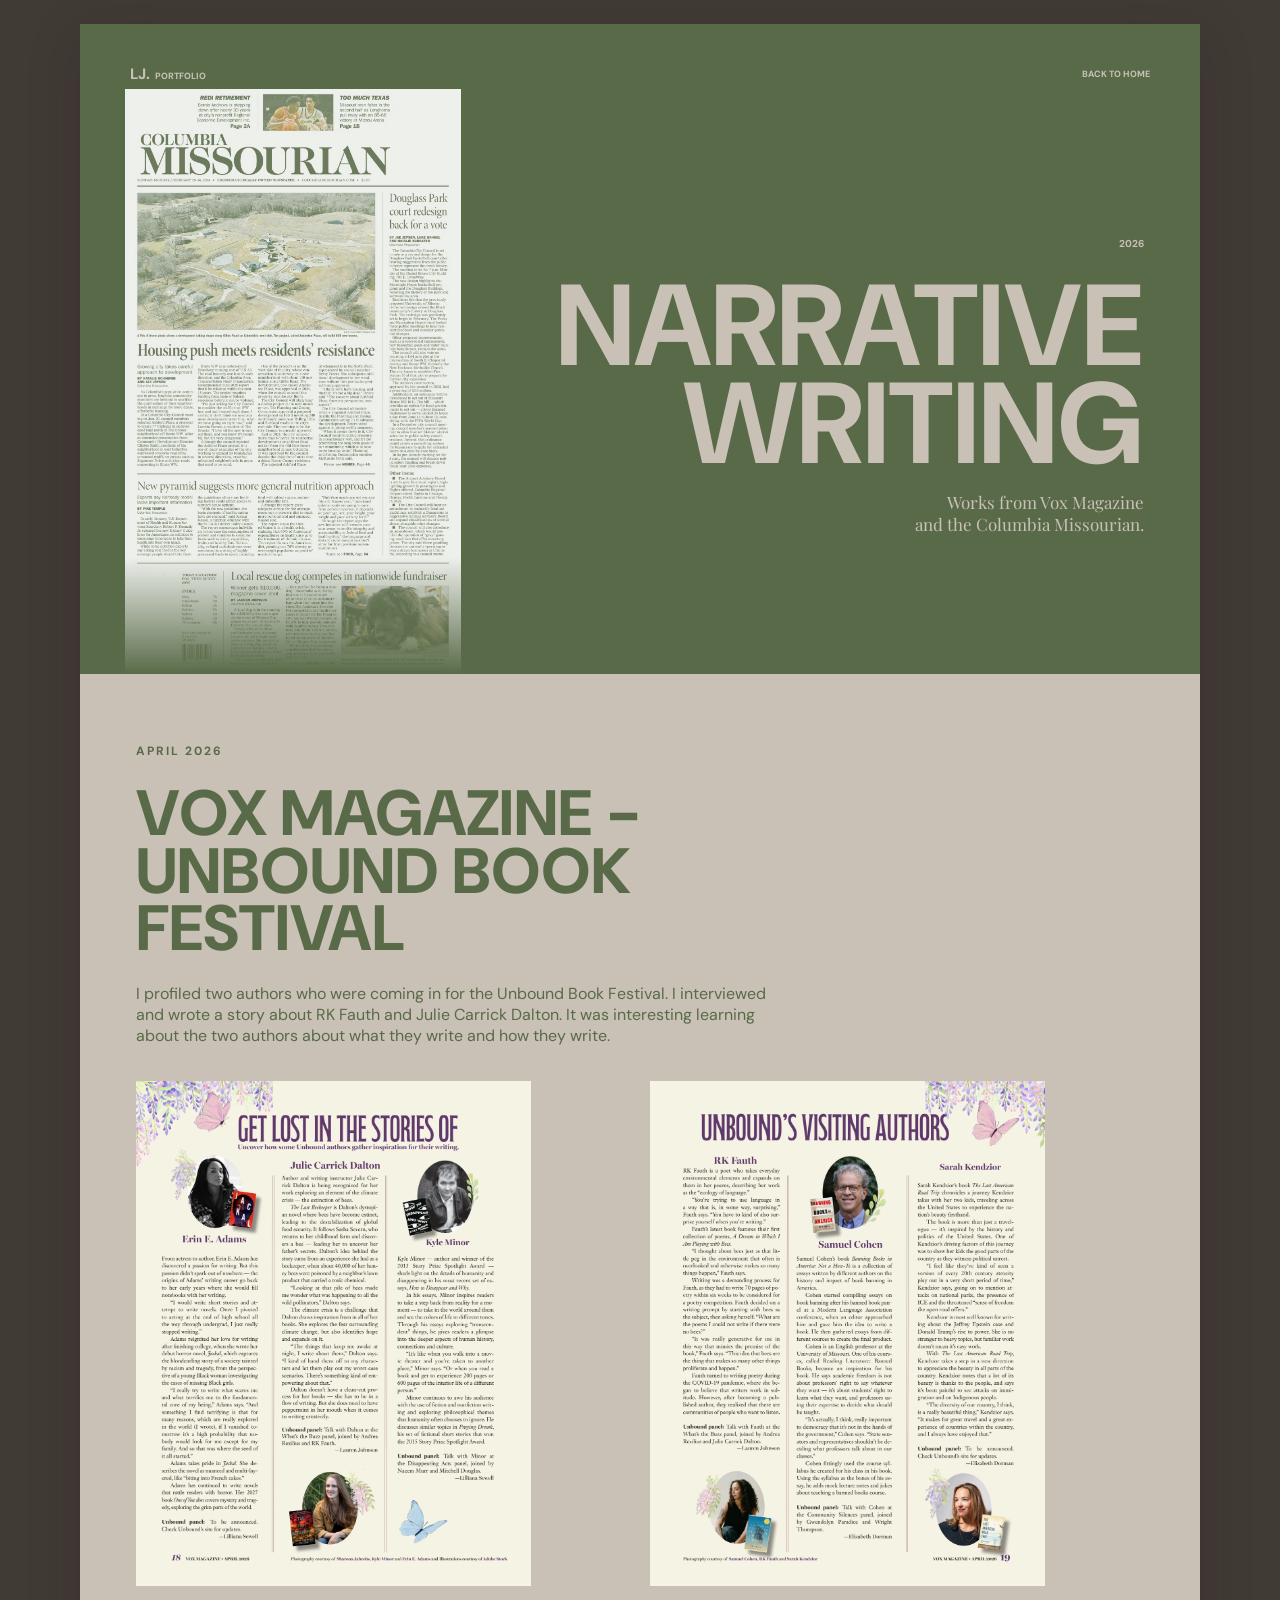
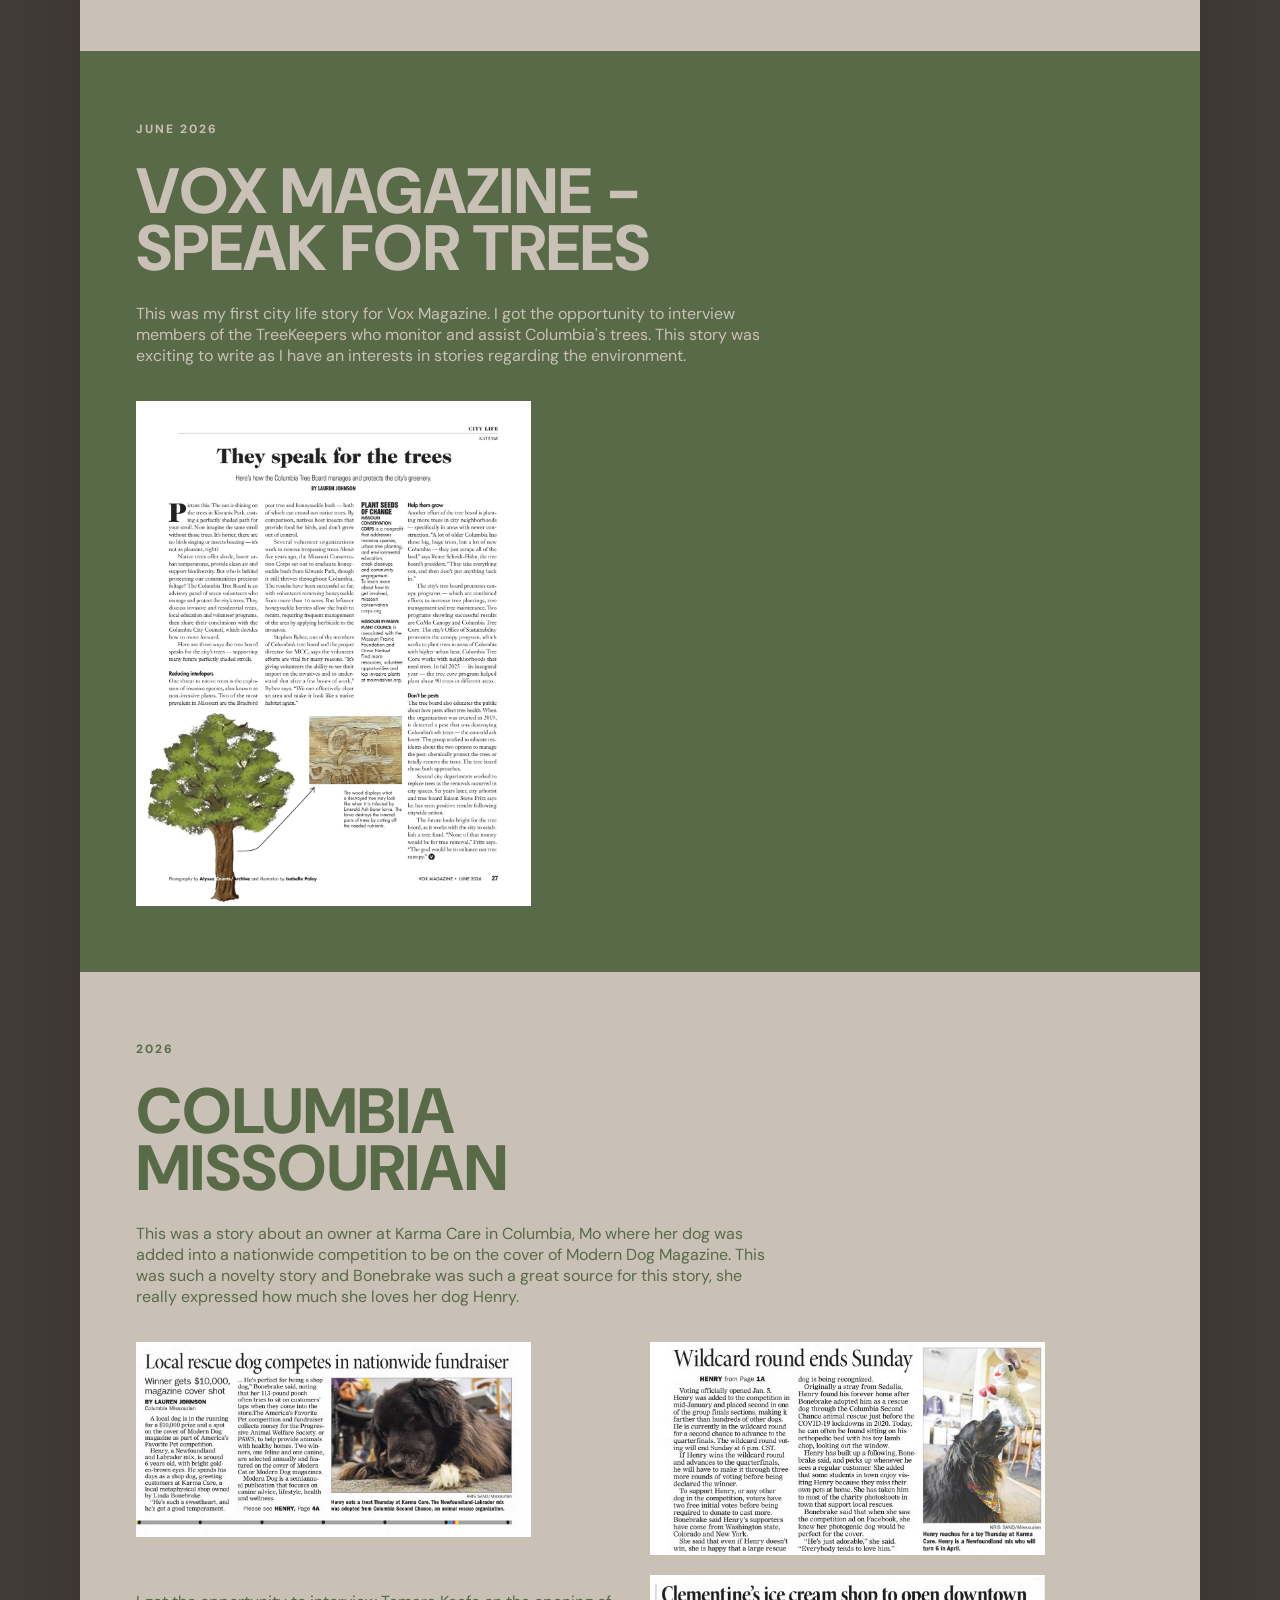
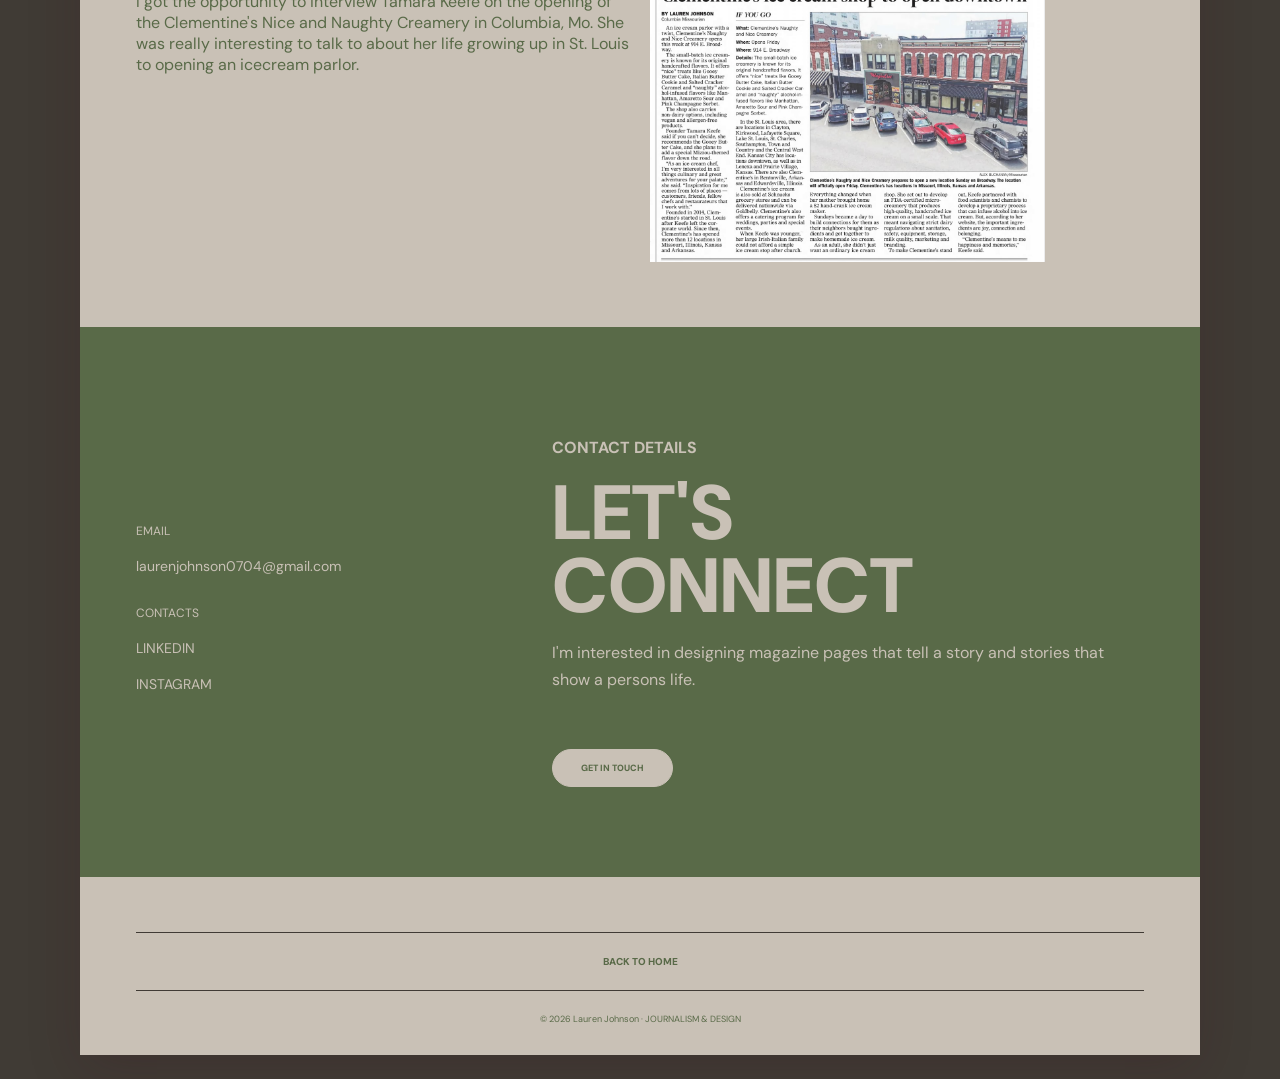
<file: reporting.html>
<!DOCTYPE html>

<html>
<head>
	<title>Lauren Johnson | Graphic Designer and Journalist</title>
	<meta charset="UTF-8">
	<meta name="viewport" content="width=device-width, initial-scale=1.0">
	<link rel="stylesheet" href="style.css">
	
	<meta name="description" content="Learn about Lauren Johnson, a graphic designer and journalist who studied at the Missouri School of Journalism. This portfolio includes her work clips and contact information.">
	<meta name="author" content="Lauren Johnson">
	<meta name="keywords" content="Lauren Johnson, portfolio, graphic designer, journalist, magazine designer">

<!-- Open Graph -->
<meta property="og:title" content="Lauren Johnson | Graphic Designer and Journalist">
<meta property="og:description" content="Learn about Lauren Johnson, a graphic designer and journalist who studied at the Missouri School of Journalism. This portfolio includes her work clips and contact information.">
<meta property="og:image" content="https://encrypted-tbn0.gstatic.com/images?q=tbn:ANd9GcSR_0vv3HeV0LRpGMeQRA7LGk57ReBn00BF4I0v_UGnFucvQGS9br6UzOJ_&amp;s=10">
<meta property="og:url" content="https://lrjvisuals.github.io">
<meta property="og:type" content="website">

<!-- Twitter Card -->
<meta name="twitter:card" content="summary_large_image">
<meta name="twitter:title" content="Lauren Johnson | Graphic Designer and Journalist">
<meta name="twitter:description" content="Learn about Lauren Johnson, a graphic designer and journalist who studied at the Missouri School of Journalism. This portfolio includes her work clips and contact information.">
<meta name="twitter:image" content="https://encrypted-tbn0.gstatic.com/images?q=tbn:ANd9GcSR_0vv3HeV0LRpGMeQRA7LGk57ReBn00BF4I0v_UGnFucvQGS9br6UzOJ_&amp;s=10">
<link href="https://fonts.googleapis.com/css2?family=DM+Sans:wght@400;500;600;700;800&family=Playfair+Display:wght@700;800&display=swap" rel="stylesheet">
</head>


<body>
	<main class="main-site">
		<section class="main-text">
			<nav class="navigation">
				<a class="logo">LJ.<span>PORTFOLIO</span></a>
				<div class="nav-links">
				<a href="index.html">BACK TO HOME</a></div>
			</nav>
			<div class="main-copy">
				<p class="roles">2026</p>
				<h1>NARRATIVE<br>WRITING</h1>
				<p class="main-note">Works from Vox Magazine<br>and the Columbia Missourian.</p></div>
				<img class="long-img"src="A1_Missouriancover.jpg" alt="This is the Columbia Missourian Cover for the Sunday-Monday Feb. 15-16, 2026 page.">
		</section>

<!--FIRST PROJECT-->
<section class="work-project">
	<div class="project-info">
		<span class="project-date">APRIL 2026</span>
		<h2>VOX MAGAZINE - UNBOUND BOOK FESTIVAL</h2>
		<p>
			I profiled two authors who were coming in for the Unbound Book Festival. I interviewed and wrote a story about RK Fauth and Julie Carrick Dalton. It was interesting learning about the two authors about what they write and how they write.
		</p>
	</div>

<div class="project-gallery">
	<img src="unbound1.png" alt="The stories of Unbound authors attending the festival of Erin E. Adams, Julie Carrick Dalton and Kyle Minor.">
	<img src="unbound2.png" alt="Extra stories for authors attending the Unbound Book Festival are RK Fauth, Samuel Cohen, Sarah Kendzior.">
</div>
</section>

<!--SECONDPROJECT-->
<section class="green-work-project">
	<div class="green-project-info">
		<span class="project-date">JUNE 2026</span>
		<h2>VOX MAGAZINE - SPEAK FOR TREES</h2>
		<p>
			This was my first city life story for Vox Magazine. I got the opportunity to interview members of the TreeKeepers who monitor and assist Columbia's trees. This story was exciting to write as I have an interests in stories regarding the environment.
		</p>
	</div>

<div class="project-gallery">
	<img src="page27.png" alt="Story about the TreeKeepers of Columbia with an illustration of a tree and wood that has been infected by Emerald Ash Borer larva.">
</div>
</section>

<!---THIRD PROJECT-->
<section class="work-project">
	<div class="project-info">
		<span class="project-date">2026</span>
		<h2>COLUMBIA MISSOURIAN</h2>
		<p>
			This was a story about an owner at Karma Care in Columbia, Mo where her dog was added into a nationwide competition to be on the cover of Modern Dog Magazine. This was such a novelty story and Bonebrake was such a great source for this story, she really expressed how much she loves her dog Henry.
		</p>
	</div>

<div class="project-gallery">
	<img src="Columbia_Missourian_2026_02_15_A1.jpg" alt="Opener page of Step Into the Scene on a poster with a footprint.">
	<img src="Columbia_Missourian_2026_02_15_A4.jpg" alt="Second opening page featuring a model jamming out.">
		<p>
			I got the opportunity to interview Tamara Keefe on the opening of the Clementine's Nice and Naughty Creamery in Columbia, Mo. She was really interesting to talk to about her life growing up in St. Louis to opening an icecream parlor.  
		</p>

	<img class="project-gallery" src="Columbia_Missourian_2026_08_11_A2.jpg" alt="Third page of the magazine with steps of choosing your local music guide, with a man jumping into the crowd.">
</div>
</section>





<!--for left side-->
<section class="contact-section" id=contact>
	<div class="contact-details">
		<span>EMAIL</span>
		<a href="mailto:laurenjohnson0704@gmail.com">laurenjohnson0704@gmail.com</a>
		<span>CONTACTS</span>
		<a href="https://www.linkedin.com/in/lauren-johnson-5b8631326/" target="_blank" rel="noopener">LINKEDIN</a>
		<a href="https://www.instagram.com/lrj_archive/" target="_blank" rel="noopener">INSTAGRAM</a>
	</div>
<!--for right side-->
<div class="contact-main">
	<p class="roles">CONTACT DETAILS</p>
	<h2>LET'S<br>CONNECT</h2>
	<p>I'm interested in designing magazine pages that tell a story and stories that show a persons life.</p>
	<a class="button round-button" href="mailto:laurenjohnson0704@gmail.com">GET IN TOUCH</a>
</div>
</section>

	<footer class="footer">
  <div class="footer-content"><a href="index.html">BACK TO HOME</a></div>
    <p>&copy; 2026 Lauren Johnson · JOURNALISM & DESIGN</p>
	</footer>
	</main>
</body>
</html>
</file>
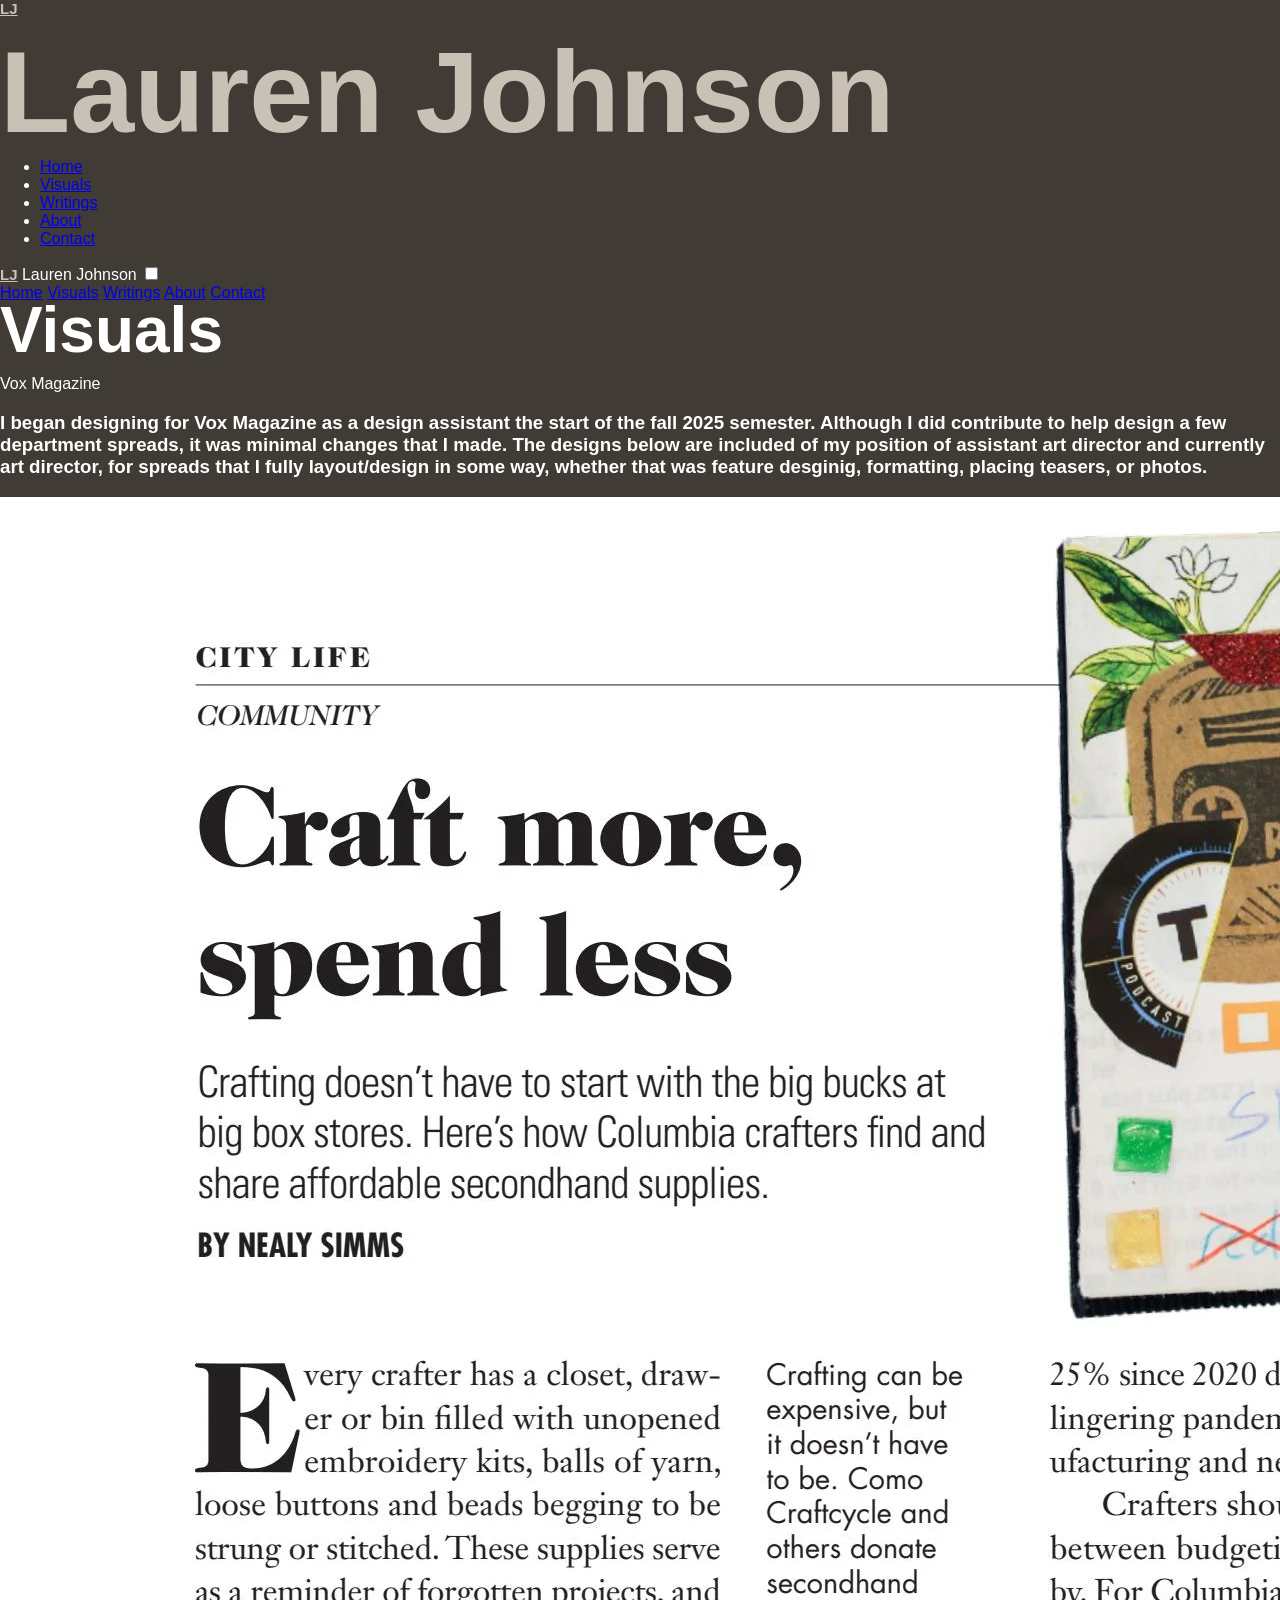
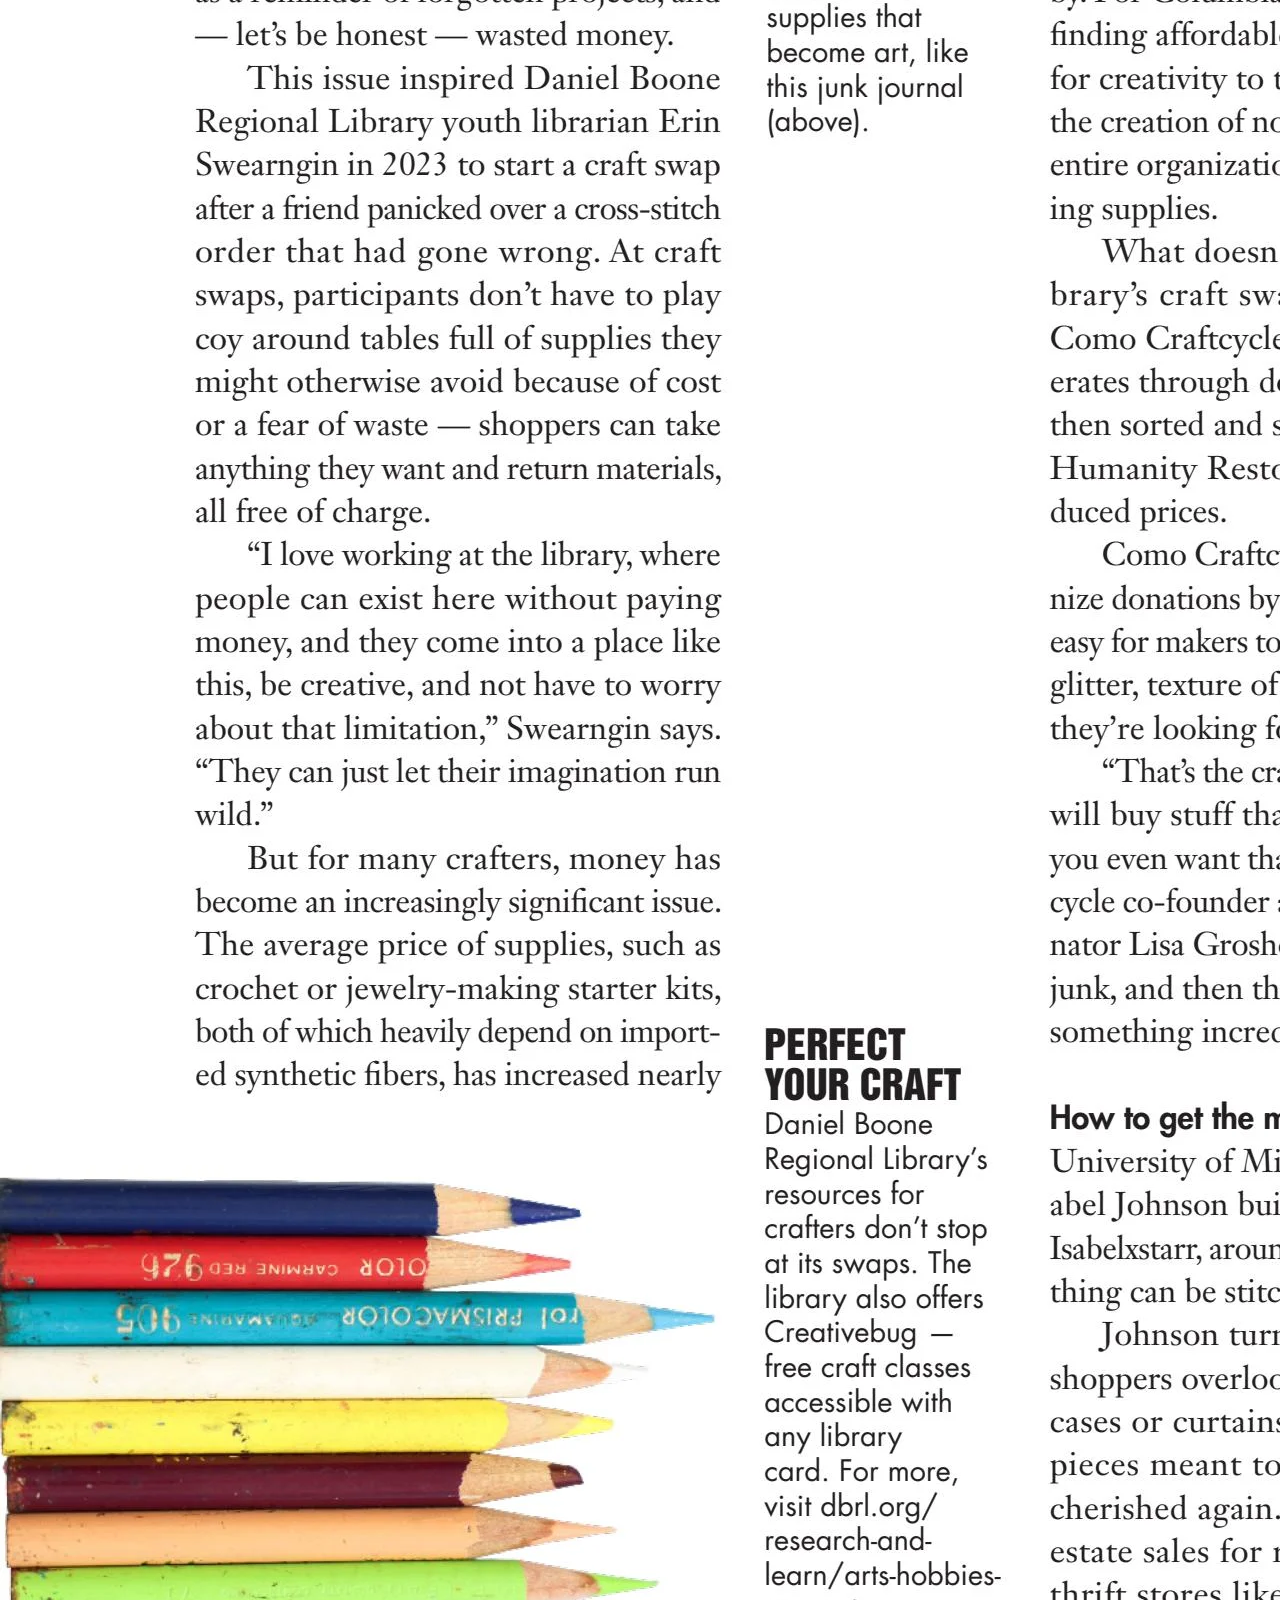
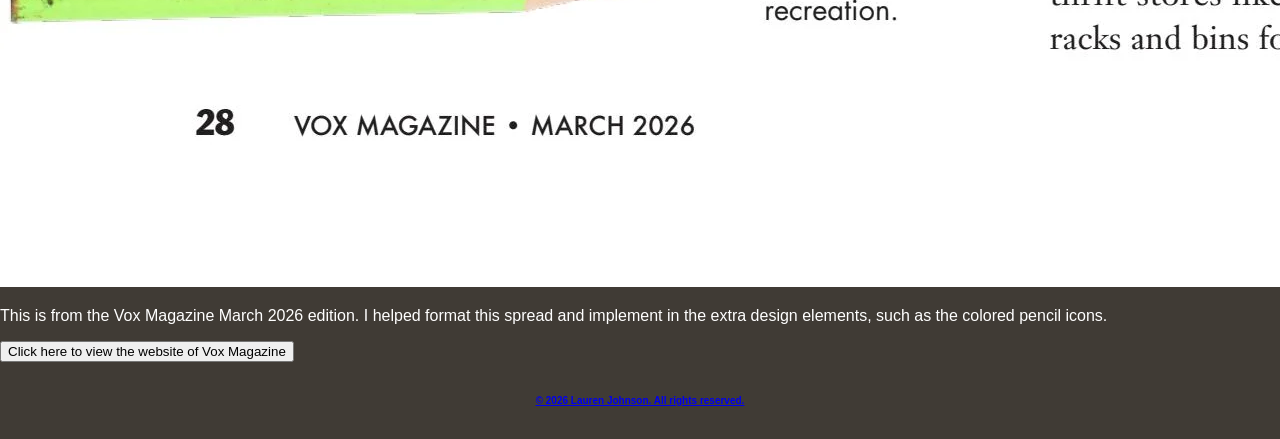
<file: visuals.html>
<!DOCTYPE html>

<html>
<head>
	<title>Lauren Visuals</title>
	<meta charset="UTF-8">
	<meta name="viewport" content="width=device-width, initial-scale=1.0">
	<title>Lauren Johnson | Visuals</title>
	<link rel="stylesheet" href="style.css">

	<meta name="description" content="Learn about Lauren Johnson, a graphic designer and journalist who studied at the Missouri School of Journalism. This portfolio includes her work clips and contact information.">
		<meta name="author" content="Lauren Johnson">
	<meta name="keywords" content="Lauren Johnson, portfolio, graphic designer, journalist, magazine designer">

<!-- Open Graph -->
<meta property="og:title" content="Lauren Johnson | Graphic Designer and Journalist">
<meta property="og:description" content="Learn about Lauren Johnson, a graphic designer and journalist who studied at the Missouri School of Journalism. This portfolio includes her work clips and contact information.">
<meta property="og:image" content="https://encrypted-tbn0.gstatic.com/images?q=tbn:ANd9GcSR_0vv3HeV0LRpGMeQRA7LGk57ReBn00BF4I0v_UGnFucvQGS9br6UzOJ_&amp;s=10">
<meta property="og:url" content="https://lrjvisuals.github.io">
<meta property="og:type" content="website">

<!-- Twitter Card -->
<meta name="twitter:card" content="summary_large_image">
<meta name="twitter:title" content="Lauren Johnson | Graphic Designer and Journalist">
<meta name="twitter:description" content="Learn about Lauren Johnson, a graphic designer and journalist who studied at the Missouri School of Journalism. This portfolio includes her work clips and contact information.">
<meta name="twitter:image" content="https://encrypted-tbn0.gstatic.com/images?q=tbn:ANd9GcSR_0vv3HeV0LRpGMeQRA7LGk57ReBn00BF4I0v_UGnFucvQGS9br6UzOJ_&amp;s=10">
</head>

<link rel="preconnect" href="https://fonts.googleapis.com">
<link rel="preconnect" href="https://fonts.gstatic.com" crossorigin>
<link href="https://fonts.googleapis.com/css2?family=Andada+Pro:ital,wght@0,400..840;1,400..840&family=Spectral:ital,wght@0,200;0,300;0,400;0,500;0,600;0,700;0,800;1,200;1,300;1,400;1,500;1,600;1,700;1,800&display=swap" rel="stylesheet">

<header class="cover-header"></header>
<body>
	<header>
		<div class="navdesktop">
			<a class="logo" href="index.html">LJ</a>
			<h1 id="masthead">Lauren Johnson</h1>
		<nav class="navbar">
			<ul>
				<li><a href="index.html">Home</a></li>
				<li><a href="visuals.html">Visuals</a></li>
				<li><a href="writings.html">Writings</a></li>
				<li><a href="about.html">About</a></li>
				<li><a href="contact.html">Contact</a></li>
			</ul>
		</nav>
	</div>
</header>
	<div class="navmobile">
		<a class="logo" href="index.html">LJ</a>
		<hl id="mobile-masthead">Lauren Johnson</hl>
		 <input type="checkbox" class="menu-btn" id="menu-btn">
			  <label class="menu-icon" for="menu-btn">
			   <span class="navicon"></span>
			 </label>
			<nav class="menu">
			<a class="nav-item" href="index.html">Home</a>
			<a class="nav-item" href="visuals.html">Visuals</a>
			<a class="nav-item" href="writings.html">Writings</a>
			<a class="nav-item" href="about.html">About</a>
			<a class="nav-item" href="contact.html">Contact</a>
		</a>
		</nav>
		</div>
	</header>

<main>
	<h2>Visuals</h2>
	<div class="voxmagazine">
	<p>Vox Magazine</p>
	</div>
	<h3>I began designing for Vox Magazine as a design assistant the start of the fall 2025 semester. Although I did contribute to help design a few department spreads, it was minimal changes that I made. The designs below are included of my position of assistant art director and currently art director, for spreads that I fully layout/design in some way, whether that was feature desginig, formatting, placing teasers, or photos.
</h3>
	<div class="bodytext">
		<img class="032026VOX_page28" src="032026VOX_page28.png" alt="Pasta LaFata magazine spread">
		<p>This is from the Vox Magazine March 2026 edition. I helped format this spread and implement in the extra design elements, such as the colored pencil icons.</p>
		<a href="https://www.voxmagazine.com/">
			<button>Click here to view the website of Vox Magazine</button>
	</div>
	</main>


<footer class="site-footer">
  <div class="footer-content">
    <p>&copy; 2026 Lauren Johnson. All rights reserved.</p>
  </div>
</footer>
</html>
</body>
</file>
<file: style.css>
*{box-sizing: border-box;}
:root {
	--green: #596a48;
	--green-dark: #304529;
	--grey-light: #999788;
	--pale: #c9c1b6;
	--brown: #403b35;
	--black: #000000;
}

html {scroll-behavior: smooth}
body {
	margin: 0;
	background: var(--brown);
	color: white;
	font-family: "DM Sans", Arial, sans-serif;
}
/*used AI to ask how to have background color for main site*/

.main-site {width: min(1120px, calc(100% - 48px)); 
	margin: 24px auto; 
	background: var(--green); 
	overflow: hidden; box-shadow: 0 14px 50px #35101733; }

.nav-links a {color: var(--pale); text-decoration: none; }

.main-text {
	min-height: 650px; 
	position: relative;
	padding: 26px 4.5% 70px;
	overflow: hidden;
	background: var(--green);}

.navigation {
		height: 48px;
		display: flex;
		align-items: center;
		justify-content: space-between;
		gap: 22px;
		position: relative;
		z-index: 3;}

.logo {
	font-size: 15px;
	font-weight: 800;
	letter-spacing: 5%;
	color: var(--pale);}
.logo span {
	font-size: 9px;
	margin-left: 5px;
	letter-spacing: 18%;}


.nav-links {
	display: flex;
	gap: 25px;
	font-size: 9px;
	font-weight: 700;
	letter-spacing: 1%;
	color: var(--pale);
	text-decoration: none;
}
.nav-links a:hover,
.footer-content a:hover {opacity: .65;}

.nav-links a {
	color: var(--pale); 
	text-decoration: none; }

.round-button{
	display: inline-block;
	border-radius: 30px;
	padding: 12px 28px;
	font-size: 9px;
	font-weight: 800;
	letter-spacing: 8%;
	background: var(--pale); 
	color: var(--green);
	text-decoration: none;
}

.main-copy {
	position: absolute;
	z-index: 0;
	right: 5%;
	top: 31%;
	text-align: right;
	max-width: 66%;
}

.roles {
	font-size: 10px;
	font-weight: 700;
	letter-spacing: 17%;
	line-height: 1.6;
	color: var(--pale);
}

h1 {
	font-size: 115px;
	line-height: .86;
	margin: 25px 0 16px;
	color: var(--pale);
}

.main-note {
	font-family: "Playfair Display", Georgia, serif;
	font-size: 17px;
	color: var(--pale);
}


.left-side {
	position: absolute;
	left: 4.5%;
	top: 42%;
	font-size: 11px;
	line-height: 2.2;
	font-weight: 700;
	color: var(--pale);
}

.main-img {
	position: absolute;
	left: 4%;
	bottom: 0;
	width: 52%;
	height: 78%;
	object-fit: cover;
	object-position: center;
	mix-blend-mode: screen;
	opacity: .9;
	mask-image: linear-gradient(to bottom, black 80%, transparent 100%);
}

.cover-img {
	position: absolute;
	left: 4%;
	bottom: 0;
	width: 35%;
	height: auto;
	max-height: 80%;
	object-fit: cover;
	object-position: center;
	mix-blend-mode: screen;
	opacity: .9;
	mask-image: linear-gradient(to bottom, black 80%, transparent 100%);
}

.long-img {
	position: absolute;
	left: 4%;
	bottom: 0;
	width: 30%;
	height: auto;
	max-height: 90%;
	object-fit: cover;
	object-position: center;
	mix-blend-mode: screen;
	opacity: .9;
	mask-image: linear-gradient(to bottom, black 80%, transparent 100%);
}

.second-img {
	position: absolute;
	left: 4%;
	bottom: 0;
	width: 70%;
	max-height: 70%;
	height: 150%;
	object-fit: cover;
	object-position: center;
	mix-blend-mode: screen;
	opacity: .9;
	mask-image: linear-gradient(to bottom, black 80%, transparent 100%);
}

.about-me {
	padding: 75px 5%;
	background-color: var(--pale);
}

.section-heading{
	display: flex;
	justify-content: space-between;
	align-items: flex-start;
	gap: 20px;
	margin-top: 8px;
}

h2 {
	font-size: clamp(36px, 5vw, 66px);
	line-height: .9;
	letter-spacing: -5%;
	margin: 0;
	font-weight: 800;
}

.section-heading h2 {
	background-color: var(--pale);
	color: var(--green);
}

.roles-about {
	color: var(--green);
}

.about-grid {
	display: grid;
	grid-template-columns: 1fr .8fr 1fr;
	grid-template-rows: auto auto;
	gap: 35px 7%;
	align-items: center;
	margin: 55px 0 45px;
	background-color: var(--pale);
	color: var(--green);
}

.about-intro {
	grid-column: 1;
	grid-row: 1;
}
 /* asked AI how to align photo w text */
.about-photo {
	align-self: flex-start;
	margin-top: 0;
	grid-column: 2;
	grid-row: 1 / span 2;
	width: 100%;
	max-height: 320px;
	object-fit: cover;
}

.about-journey {
	grid-column: 3;
	grid-row: 1;
}

.about-roles {
	grid-column: 3;
	grid-row: 2;
}

.tiny-label {
	font-size: 9px;
	font-weight: 800;
	letter-spacing: 14%;
}

.about h3, .timeline h3 {font-size: 15px; line-height: 1.05; margin: 12px 0 8px;}

.about p, .timeline p {font-size: 11px; line-height: 1.7; max-width: 330px;}

.timeline {
	display: grid;
	grid-template-columns: 1fr 1fr;
	gap: 12px;
}

.timeline h3 {
	margin-top: 12px;
}

/*editorial here*/

.green-work-project{
	padding: 65px 5%;
	border-bottom: 1px solid var(--green);
	background-color: var(--green);
	color: var(--pale);
}

.work-project {
	padding: 65px 5%;
	border-bottom: 1px solid var(--green);
	background-color: var(--pale);
	color: var(--green);
}

.green-project-info {
	max-width: 650px;
	margin-bottom: 35px;
}

.project-info {
	max-width: 650px;
	margin-bottom: 35px;
}

.project-date {
	font-size: 12px;
	letter-spacing: 2px;
	font-weight: bold;
}

.green-project-info h2 {
	margin: 25px 0;
	color: var(--pale);
	background-color: var(--green);
	text-align: left;
}

.project-info h2 {
	margin: 25px 0;
	color: var(--green);
	background-color: var(--pale);
	text-align: left;
}

/*asked ai how to make images consistent*/
.project-gallery {
	display: grid;
	grid-template-columns: repeat(2, 1fr);
	gap: 20px;
	width: 100%;
}

.project-gallery img {
	object-fit: cover;
	display: block;
	max-width: 100%;
	width: 80%;
	height: auto;
	max-height: 80vh;
}

.story-project-gallery {
	display: grid;
	grid-template-columns: repeat(2, 1fr);
	gap: 20px;
	width: 100%;
	max-width: 90%;
}

.story-project-gallery img {
	object-fit: cover;
	display: block;
	max-width: 100%;
	width: 80%;
	height: auto;
	max-height: 80vh;
}


/*editorial end here*/

.about-journey {
	grid-column: 3;
	grid-row: 1;
}

.about-roles {
	grid-column: 3;
	grid-row: 2;
}

.tiny-label {
	font-size: 9px;
	font-weight: 800;
	letter-spacing: 14%;
}

.about h3, .timeline h3 {font-size: 15px; line-height: 1.05; margin: 12px 0 8px;}

.about p, .timeline p {font-size: 11px; line-height: 1.7; max-width: 330px;}

/* asked AI how to make this button smaller to align with text inside (it was originally a long button)*/
.dark-button {
	border: 1px solid var(--pale); 
	display: inline-block;
	border-radius: 30px;
	padding: 12px 28px;
	font-size: 9px;
	font-weight: 800;
	width: 135px;
	box-sizing; border-box
	letter-spacing: 8%;
	background: var(--green); 
	color: var(--pale); 
	margin-top: 40px;
	text-decoration: none;
	}

.work-button {
	width: 185px;	
	border: 1px solid var(--pale); 
	background-color: var(--green);
	margin-top: 40px;
	text-decoration: none;
	display: inline-block;
	border-radius: 30px;
	padding: 12px 28px;
	font-size: 9px;
	font-weight: 800;
	letter-spacing: 8%;
	color: var(--pale);
	}




/*end editorial*/
.extra h2 {
	background-color: var(--green);
	color: var(--pale);
}
#work {
	padding: 75px 5%;
	background-color: var(--green);
	color: var(--pale);
}

.work .section-heading {
	align-items: flex-end;
	margin-bottom: 40px;
}

.work-grid {
	display: grid;
	grid-template-columns: 1fr 1fr;
	gap: 36px 7%;
}

.project {
	display: flex;
	flex-direction: column;
	align-items: flex-start;
	min-width: 0;
}

/*.project-a{
	width: 50%; 
	max-width: 10px;
	aspect-ratio: .78; 
	object-fit: cover;
	align-self: flex-start;
	margin-top: 0;
	grid-column: 1;
	height: auto;
}*/

.project h3 {
	font-size: 20px;
}

.project p {
	color: var(--pale);
}

.project img {
	display: block;
	width: 100%;
	max-width: 300px;
	height: auto;
	max-height: 350px;
	object-fit: cover;
	margin-top: 20px;
}



.project img:hover {
	opacity: 0.8;
	transition: opacity 0.3s ease;
}
/*img[src="img/20260529_145231.jpg"] {
	width: 200px;
	height: auto;
}*/

.button {
	border: 1px solid var(--pale); 
	background-color: var(--pale);
	margin-top: 40px;
	text-decoration: none;
	display: inline-block;
	border-radius: 30px;
	padding: 12px 28px;
	font-size: 9px;
	font-weight: 800;
	letter-spacing: 8%;
	color: var(--green);

}

#experience {
	padding: 75px 5%;
	background-color: var(--pale);
	color: var(--green);
	padding-top: 90px;
	padding-bottom: 90px;
}

.experience .section-heading {
	margin-bottom: 40px;
}

.timeline {
	display: grid;
	grid-template-columns: 1fr 1fr;
	gap: 12px;
}

.timeline h3 {
	margin-top: 12px;
}
/*NEW HERE VVVVVVVV*/

#contact {
	padding: 90px 5%;
	background-color: var(--green);
	color: var(--pale);
	display: grid;
	grid-template-columns: 0.8fr 1.5fr;
	gap: 10%;
	align-items: center;
}


/*left side here*/
.contact-details {
	order: 1;
	display: grid;
	gap: 18px;
	font-size: 14px;
}

.contact-details span {
	font-size: 12px;
	letter-spacing: 16%;
	margin-top: 12px;
	color: var(--pale);
}

.contact-details a {
	text-decoration: none;
	color: var(--pale);
}

/*right side here*/
.contact-main {
	order: 2;
	grid-column: 2;
	text-align: left;
	display: flex;
	flex-direction: column;
	align-items: flex-start;
}

.contact-main h2 {
	font-size: clamp(45px, 6vw, 85px);
	line-height: .95;
	margin-left: 0;
	/*margin: 25px 0;*/
	text-align: left;
	letter-spacing: -5%;
	color: var(--pale);
	background-color: var(--green);
}

.contact-main p {
	max-width: 600px;
	font-size: 16px;
	line-height: 1.7;
	margin-left: 0;
	text-align: left;
	/*margin-bottom: 30px;*/
}

.footer {
	background-color: var(--pale);
	color: var(--green);
	margin: 0;
	padding: 55px 5% 30px;
	text-align: center;
}

.footer-content {
	text-decoration: none;
	display: flex;
	justify-content: center;
	flex-wrap: wrap;
	gap: 25px;
	border-top: 1px solid var(--brown);
	border-bottom: 1px solid var(--brown);
	padding: 22px 0;
	font-size: 10px;
	font-weight: 800;
}

.footer p {
	font-size: 9px;
	letter-spacing: 12%;
	margin: 22px 0 0;
}

.footer a {
	color: var(--green); 
	text-decoration: none;}


	/* MOBILE STARTS HEREE */

	@media screen and (max-width: 700px) {
		.main-site {
			width: calc(100% - 24px);
			margin: 12px auto;
		}

		.navigation {
			height: auto;
			flex-wrap: wrap;
			gap: 15px;
		}

		.nav-links {
			flex-wrap: wrap;
			gap: 12px;
		}

		.round-button {
			margin-top: 10px;
		}

		.main-text {
			min-height: auto;
			padding: 25px 5% 35px;
		}

		.main-copy {
			position: relative;
			top: auto;
			right: auto;
			max-width: 100%;
			text-align: center;
			margin: 55px 0 25px;
		}

		h1 {
			font-size: clamp(48px, 12vw, 75px);
			line-height: .95;
		}
		.main-note {
			font-size: 15px;
		}

		.left-side {
			position: relative;
			top: auto;
			left: auto;
			text-align: center;
			margin-top: 15px;
		}

		.project-img, .project-gallery img, .story-project-gallery img, .about-photo{
			width: 100%;
			height: auto;
			max-width: 100%;
			max-height: none;
			object-fit: contain;
		}

		.main-img, .cover-img, .long-img, .second-img {
			position: relative;
			left: auto;
			bottom: auto;
			display: block;
			width: 85%;
			max-width: 100%;
			height: auto;
			max-height: 350px;
			margin: 20px auto 0;
			object-fit: contain;
		}*/

		.about-me {
			padding: 45px 6%;
		}

		.section-heading {
		flex-direction: column;
		align-items: flex-start;
		gap: 10px;
		}

		.about-grid {
			display: grid;
			grid-template-columns: 1fr;
			grid-template-rows: auto;
			gap: 25px;
			margin: 35px 0;
		}

		.about-intro, .about-journey, .about-roles {
			grid-column: 1;
			grid-row: auto;
		}

		.about-photo {
			width: 100%;
			height: auto;
			max-height: none;
			object-fit: contain;
			object-position: center;
			grid-column: 1;
			grid-row: auto;
		}

		.project img[src="img/page27.png"] {
			width: 100%;
			height: auto;
			max-width: 100%;
			max-height: none;
			object-fit: contain;
			object-position: center;
		}

		.about p {
			max-width: 100%;
		}

		#work {
			padding: 45px 6%;
		}

		.work-grid {
			grid-template-columns: 1fr;
			gap: 40px;
		}

		.project {
			width: 100%;
		}

		.project img {
			max-width: 100%;
			width: 100%
			max-height: 350px;
		}

		#experience {
			padding: 45px 6%;
		}

		.timeline {
			grid-template-columns: 1fr;
			gap: 30px;
		}

		.work-project, .green-work-project {
			padding: 40px 6%;
		}

		.project-info, .green-project-info {
			max-width: 100%;
			margin-bottom: 25px;
		}

		.project-gallery, .story-project-gallery {
			grid-template-columns: 1fr;
			max-width: 100%;
			gap: 18px;
		}
		.project-gallery img, .story-project-gallery img {
			width: 100%;
			max-width: 100%;
			max-height: none;
			height: auto;
			object-fit: contain;
		}

		#contact {
			grid-template-columns: 1fr;
			gap: 35px;
			padding: 50px 6%;
		}

		.contact-main {
			grid-column: 1;
		}

		.contact-details {
			order: 2;
		}

		.contact-main {
			order: 1;
		}

		.contact-main p {
			max-width: 100%
		}

		.footer {
			padding: 35px 5% 25px;
		}

		.footer-content {
			gap: 15px;
		}
	}
</file>
